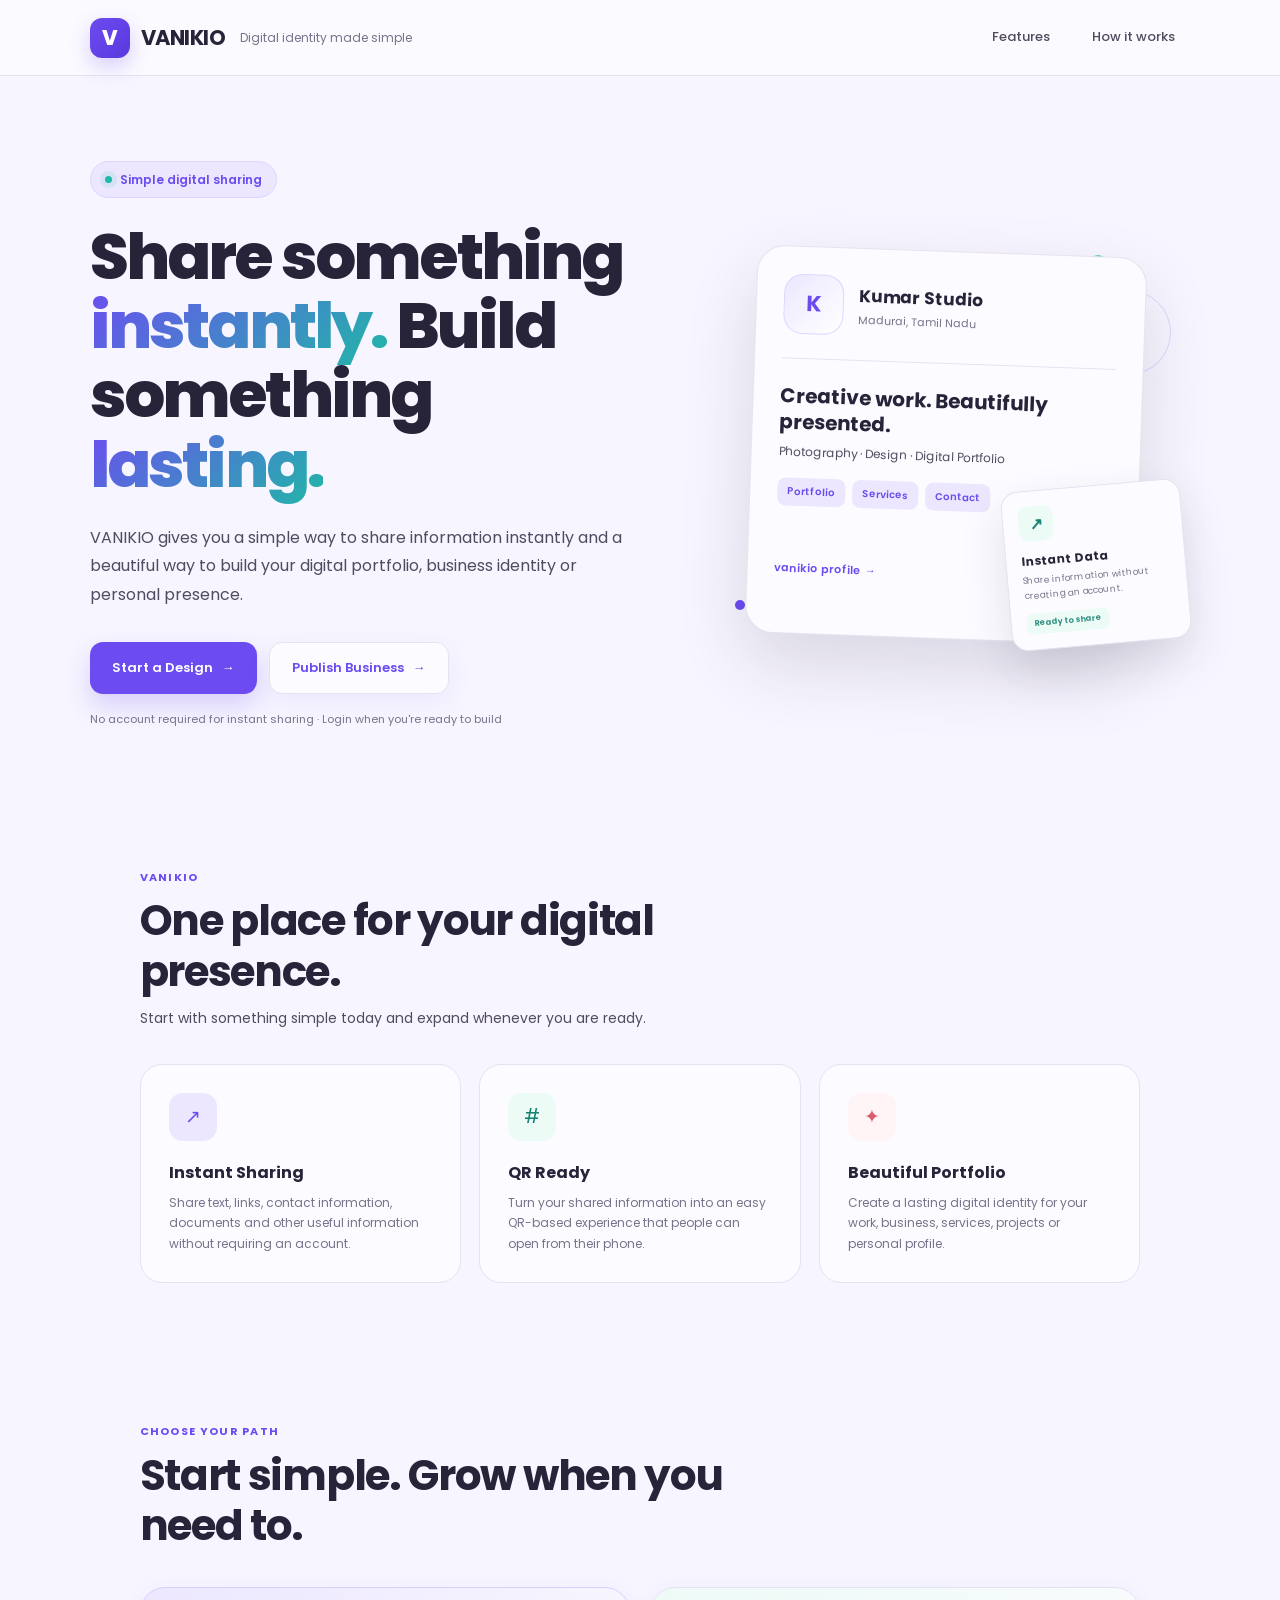
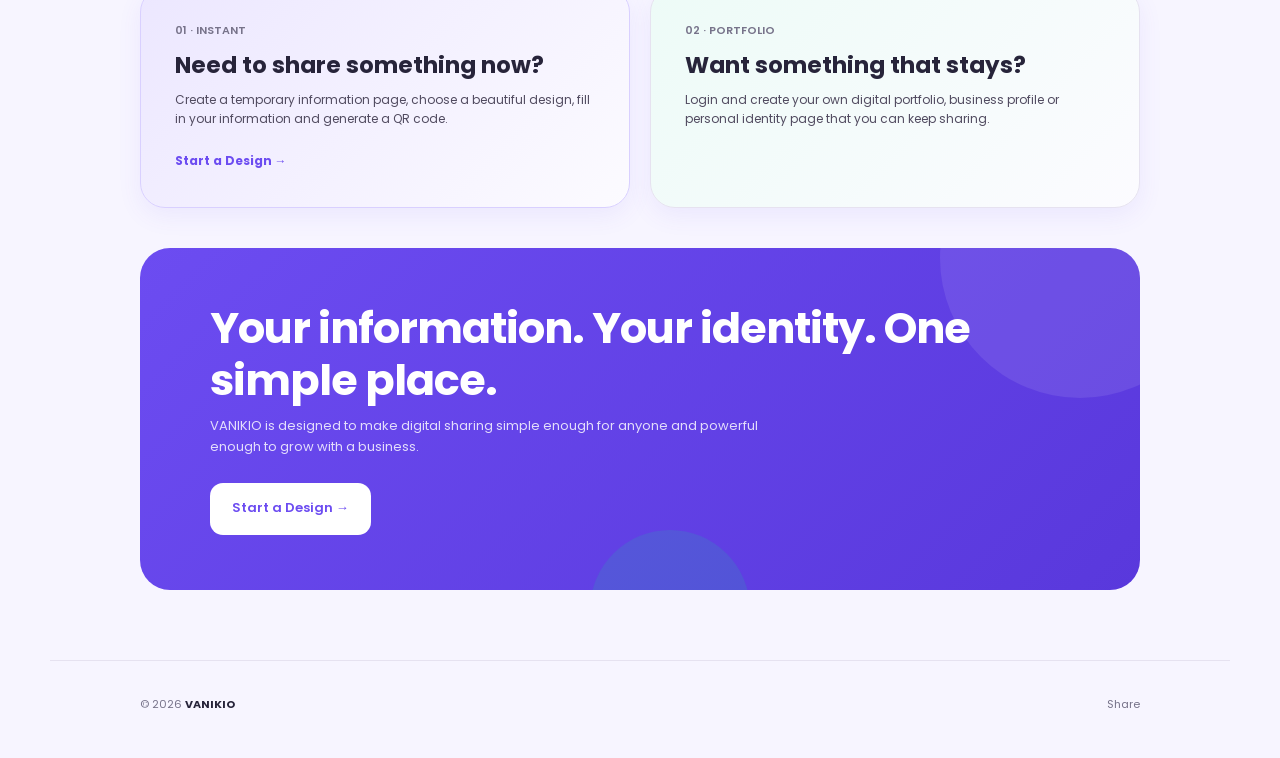
<file: index.html>
<!DOCTYPE html>
<html lang="en">
<head>
    <meta charset="UTF-8">
    <meta name="viewport" content="width=device-width, initial-scale=1.0">

    <title>VANIKIO — Digital Identity Made Simple</title>

    <link rel="preconnect" href="https://fonts.googleapis.com">
    <link rel="preconnect" href="https://fonts.gstatic.com" crossorigin>

    <link
        href="https://fonts.googleapis.com/css2?family=Poppins:wght@400;500;600;700;800&display=swap"
        rel="stylesheet"
    >

    <style>

        :root {
            --bg: #f7f5ff;
            --surface: #fcfbff;

            --primary: #6c4cf1;
            --primary-dark: #5938dc;
            --primary-soft: #ece7ff;

            --secondary: #20b8a6;

            --text: #27243a;
            --text-soft: #514b60;
            --muted: #77738a;
            --muted-light: #9993aa;

            --border: #e6e2f0;

            --danger: #d85c6e;
            --danger-soft: #fff4f6;

            --success: #168271;
            --success-soft: #edfbf7;

            --shadow: 0 20px 60px rgba(108, 76, 241, 0.10);
            --shadow-small: 0 8px 25px rgba(108, 76, 241, 0.08);
        }


        * {
            margin: 0;
            padding: 0;
            box-sizing: border-box;
        }


        html {
            scroll-behavior: smooth;
        }


        body {
            font-family: "Poppins", sans-serif;
            background: var(--bg);
            color: var(--text);
            line-height: 1.6;
            overflow-x: hidden;
        }


        a {
            text-decoration: none;
            color: inherit;
        }


        button {
            font-family: inherit;
        }


        /* =====================================================
           NAVBAR
        ===================================================== */

        .navbar {
            position: sticky;
            top: 0;
            z-index: 1000;

            height: 76px;

            display: flex;
            align-items: center;
            justify-content: space-between;

            padding: 0 7%;

            background: rgba(252, 251, 255, 0.88);

            border-bottom: 1px solid var(--border);

            backdrop-filter: blur(18px);
        }


        .brand {
            display: flex;
            align-items: center;
            gap: 11px;
        }


        .brand-logo {
            width: 40px;
            height: 40px;

            display: flex;
            align-items: center;
            justify-content: center;

            border-radius: 12px;

            background: linear-gradient(
                135deg,
                var(--primary),
                var(--primary-dark)
            );

            color: white;

            font-size: 21px;
            font-weight: 800;

            box-shadow:
                0 8px 20px rgba(108, 76, 241, 0.25);
        }


        .brand-name {
            font-size: 21px;
            font-weight: 700;
            letter-spacing: -0.5px;
        }


        .brand-tag {
            color: var(--muted);
            font-size: 12px;
            margin-left: 4px;
        }


        .nav-right {
            display: flex;
            align-items: center;
            gap: 12px;
        }


        .nav-link {
            color: var(--text-soft);
            font-size: 13px;
            font-weight: 500;

            padding: 9px 15px;

            border-radius: 10px;

            transition: 0.2s ease;
        }


        .nav-link:hover {
            background: var(--primary-soft);
            color: var(--primary);
        }


        /* =====================================================
           HERO
        ===================================================== */

        .hero {
            max-width: 1280px;
            margin: auto;

            min-height: 650px;

            padding: 85px 7% 70px;

            display: grid;

            grid-template-columns:
                1.05fr 0.95fr;

            gap: 70px;

            align-items: center;
        }


        .hero-content {
            position: relative;
            z-index: 2;
        }


        .hero-badge {
            display: inline-flex;
            align-items: center;
            gap: 8px;

            padding: 8px 14px;

            border-radius: 30px;

            background: var(--primary-soft);

            border: 1px solid #ddd5ff;

            color: var(--primary);

            font-size: 12px;
            font-weight: 600;

            margin-bottom: 24px;
        }


        .badge-dot {
            width: 7px;
            height: 7px;

            border-radius: 50%;

            background: var(--secondary);

            box-shadow:
                0 0 0 5px rgba(32, 184, 166, 0.12);
        }


        .hero h1 {
            font-size: clamp(43px, 5vw, 72px);

            line-height: 1.08;

            letter-spacing: -2.8px;

            font-weight: 800;

            max-width: 720px;
        }


        .hero h1 span {
            background: linear-gradient(
                135deg,
                var(--primary),
                var(--secondary)
            );

            -webkit-background-clip: text;
            background-clip: text;

            color: transparent;
        }


        .hero-description {
            max-width: 610px;

            margin-top: 25px;

            font-size: 16px;

            line-height: 1.8;

            color: var(--text-soft);
        }


        /* =====================================================
           HERO ACTIONS
        ===================================================== */

        .hero-actions {
            display: flex;
            flex-wrap: wrap;

            gap: 12px;

            margin-top: 32px;
        }


        .btn {
            height: 52px;

            padding: 0 22px;

            border-radius: 13px;

            display: inline-flex;

            align-items: center;
            justify-content: center;

            gap: 9px;

            font-size: 13px;
            font-weight: 600;

            cursor: pointer;

            transition:
                transform 0.2s ease,
                box-shadow 0.2s ease,
                background 0.2s ease;
        }


        .btn:hover {
            transform: translateY(-2px);
        }


        .btn-primary {
            background: var(--primary);

            color: white;

            box-shadow:
                0 12px 25px rgba(108, 76, 241, 0.22);
        }


        .btn-primary:hover {
            background: var(--primary-dark);

            box-shadow:
                0 16px 30px rgba(108, 76, 241, 0.28);
        }


        /* =====================================================
           LOGIN BUTTON

           KEPT IN HTML.
           HIDDEN VISUALLY.
        ===================================================== */

        .login-button {
            display: none !important;
        }


        .hero-note {
            margin-top: 17px;

            color: var(--muted);

            font-size: 11px;
        }


        /* =====================================================
           HERO VISUAL
        ===================================================== */

        .hero-visual {
            position: relative;

            min-height: 510px;

            display: flex;

            align-items: center;
            justify-content: center;
        }


        .visual-orb {
            position: absolute;

            width: 330px;
            height: 330px;

            border-radius: 50%;

            background:
                radial-gradient(
                    circle at 35% 30%,
                    #ffffff 0,
                    var(--primary-soft) 45%,
                    #ddd5ff 100%
                );
        }


        .visual-orb::after {
            content: "";

            position: absolute;

            width: 150px;
            height: 150px;

            right: -35px;
            bottom: 15px;

            border-radius: 50%;

            background: var(--secondary);

            opacity: 0.14;
        }


        /* =====================================================
           PROFILE CARD
        ===================================================== */

        .profile-card {
            position: relative;
            z-index: 3;

            width: min(390px, 88%);

            padding: 27px;

            background: var(--surface);

            border: 1px solid rgba(230, 226, 240, 0.95);

            border-radius: 28px;

            box-shadow:
                0 30px 70px rgba(39, 36, 58, 0.14);

            transform: rotate(2deg);
        }


        .profile-top {
            display: flex;
            align-items: center;

            gap: 15px;
        }


        .profile-avatar {
            width: 60px;
            height: 60px;

            border-radius: 19px;

            background:
                linear-gradient(
                    135deg,
                    var(--primary-soft),
                    #ffffff
                );

            border: 1px solid #ddd5ff;

            display: flex;

            align-items: center;
            justify-content: center;

            color: var(--primary);

            font-size: 22px;
            font-weight: 700;
        }


        .profile-name {
            font-size: 17px;
            font-weight: 700;
        }


        .profile-location {
            margin-top: 2px;

            color: var(--muted);

            font-size: 11px;
        }


        .profile-line {
            height: 1px;

            background: var(--border);

            margin: 24px 0;
        }


        .profile-heading {
            font-size: 20px;

            font-weight: 700;

            line-height: 1.3;
        }


        .profile-subtitle {
            color: var(--text-soft);

            font-size: 12px;

            margin-top: 7px;
        }


        .profile-tags {
            display: flex;

            gap: 7px;

            flex-wrap: wrap;

            margin-top: 17px;
        }


        .profile-tag {
            padding: 6px 10px;

            border-radius: 8px;

            background: var(--primary-soft);

            color: var(--primary);

            font-size: 10px;

            font-weight: 600;
        }


        .profile-footer {
            display: flex;

            justify-content: space-between;

            align-items: center;

            margin-top: 25px;
        }


        .profile-link {
            font-size: 11px;

            color: var(--primary);

            font-weight: 600;
        }


        /* =====================================================
           QR
        ===================================================== */

        .qr-box {
            width: 75px;
            height: 75px;

            padding: 7px;

            border-radius: 12px;

            background: white;

            border: 1px solid var(--border);

            display: grid;

            grid-template-columns:
                repeat(7, 1fr);

            gap: 2px;
        }


        .qr-box span {
            border-radius: 1px;

            background: var(--text);
        }


        .qr-box span:nth-child(3n),
        .qr-box span:nth-child(5n) {
            background: var(--primary);
        }


        /* =====================================================
           FLOATING SHARE
        ===================================================== */

        .share-floating {
            position: absolute;

            z-index: 5;

            right: 1%;

            bottom: 55px;

            width: 180px;

            padding: 15px;

            background: var(--surface);

            border: 1px solid var(--border);

            border-radius: 17px;

            box-shadow:
                0 20px 45px rgba(39, 36, 58, 0.13);

            transform: rotate(-5deg);
        }


        .share-icon {
            width: 35px;
            height: 35px;

            border-radius: 10px;

            display: flex;

            align-items: center;
            justify-content: center;

            background: var(--success-soft);

            color: var(--success);

            font-weight: 700;
        }


        .share-title {
            font-size: 12px;

            font-weight: 700;

            margin-top: 10px;
        }


        .share-text {
            font-size: 9px;

            color: var(--muted);

            margin-top: 3px;
        }


        .share-status {
            margin-top: 11px;

            display: inline-block;

            padding: 4px 8px;

            border-radius: 7px;

            background: var(--success-soft);

            color: var(--success);

            font-size: 8px;

            font-weight: 600;
        }


        /* =====================================================
           DECORATION
        ===================================================== */

        .decor {
            position: absolute;

            border-radius: 50%;
        }


        .decor-one {
            width: 18px;
            height: 18px;

            top: 65px;
            right: 17%;

            background: var(--secondary);

            opacity: 0.7;
        }


        .decor-two {
            width: 10px;
            height: 10px;

            left: 7%;
            bottom: 90px;

            background: var(--primary);
        }


        .decor-three {
            width: 85px;
            height: 85px;

            right: 4%;
            top: 100px;

            border: 1px solid #dcd4ff;

            background: transparent;
        }


        /* =====================================================
           SECTION
        ===================================================== */

        .section {
            max-width: 1180px;

            margin: auto;

            padding: 70px 7%;
        }


        .section-header {
            max-width: 620px;

            margin-bottom: 35px;
        }


        .section-label {
            color: var(--primary);

            font-size: 11px;

            text-transform: uppercase;

            letter-spacing: 1.3px;

            font-weight: 700;

            margin-bottom: 10px;
        }


        .section-title {
            font-size: clamp(28px, 4vw, 42px);

            line-height: 1.2;

            letter-spacing: -1.3px;

            font-weight: 700;
        }


        .section-description {
            color: var(--text-soft);

            font-size: 14px;

            margin-top: 10px;
        }


        /* =====================================================
           FEATURES
        ===================================================== */

        .features {
            display: grid;

            grid-template-columns:
                repeat(3, 1fr);

            gap: 18px;
        }


        .feature {
            padding: 28px;

            background: var(--surface);

            border: 1px solid var(--border);

            border-radius: 22px;

            transition:
                transform 0.2s ease,
                box-shadow 0.2s ease,
                border-color 0.2s ease;
        }


        .feature:hover {
            transform: translateY(-5px);

            border-color: #d7cdfd;

            box-shadow: var(--shadow);
        }


        .feature-icon {
            width: 48px;
            height: 48px;

            border-radius: 14px;

            display: flex;

            align-items: center;
            justify-content: center;

            background: var(--primary-soft);

            color: var(--primary);

            font-size: 19px;

            margin-bottom: 19px;
        }


        .feature:nth-child(2) .feature-icon {
            background: var(--success-soft);

            color: var(--success);
        }


        .feature:nth-child(3) .feature-icon {
            background: var(--danger-soft);

            color: var(--danger);
        }


        .feature h3 {
            font-size: 16px;

            margin-bottom: 7px;
        }


        .feature p {
            color: var(--muted);

            font-size: 12px;

            line-height: 1.7;
        }


        /* =====================================================
           PATHS
        ===================================================== */

        .paths {
            display: grid;

            grid-template-columns:
                repeat(2, 1fr);

            gap: 20px;
        }


        .path-card {
            position: relative;

            overflow: hidden;

            padding: 34px;

            border-radius: 25px;

            border: 1px solid var(--border);

            background: var(--surface);

            box-shadow: var(--shadow-small);
        }


        .path-card.primary-path {
            background:
                linear-gradient(
                    135deg,
                    var(--primary-soft),
                    var(--surface)
                );

            border-color: #d9d0ff;
        }


        .path-card.secondary-path {
            background:
                linear-gradient(
                    135deg,
                    var(--success-soft),
                    var(--surface)
                );
        }


        .path-number {
            font-size: 11px;

            color: var(--muted);

            font-weight: 600;
        }


        .path-card h3 {
            font-size: 23px;

            line-height: 1.3;

            margin-top: 12px;
        }


        .path-card p {
            color: var(--text-soft);

            font-size: 12px;

            margin-top: 9px;

            max-width: 430px;
        }


        .path-action {
            display: inline-flex;

            margin-top: 23px;

            color: var(--primary);

            font-size: 12px;

            font-weight: 700;

            align-items: center;

            gap: 7px;
        }


        .secondary-path .path-action {
            color: var(--success);
        }


        /* =====================================================
           CTA
        ===================================================== */

        .cta {
            margin-top: 40px;

            padding: 55px 7%;

            border-radius: 30px;

            background:
                linear-gradient(
                    135deg,
                    var(--primary),
                    var(--primary-dark)
                );

            color: white;

            position: relative;

            overflow: hidden;
        }


        .cta::before {
            content: "";

            position: absolute;

            width: 280px;
            height: 280px;

            border-radius: 50%;

            right: -80px;
            top: -130px;

            background:
                rgba(255,255,255,0.09);
        }


        .cta::after {
            content: "";

            position: absolute;

            width: 160px;
            height: 160px;

            border-radius: 50%;

            left: 45%;
            bottom: -100px;

            background:
                rgba(32,184,166,0.18);
        }


        .cta-content {
            position: relative;

            z-index: 2;
        }


        .cta h2 {
            font-size: clamp(28px, 4vw, 43px);

            line-height: 1.2;

            letter-spacing: -1px;
        }


        .cta p {
            max-width: 560px;

            margin-top: 10px;

            font-size: 13px;

            opacity: 0.82;
        }


        .cta .btn {
            margin-top: 25px;

            background: white;

            color: var(--primary);

            box-shadow: none;
        }


        .cta .btn:hover {
            background: var(--primary-soft);
        }


        /* =====================================================
           FOOTER
        ===================================================== */

        footer {
            max-width: 1180px;

            margin: auto;

            padding: 35px 7% 45px;

            display: flex;

            align-items: center;

            justify-content: space-between;

            border-top: 1px solid var(--border);

            color: var(--muted);

            font-size: 11px;
        }


        .footer-brand {
            font-weight: 700;

            color: var(--text);
        }


        .footer-links {
            display: flex;

            gap: 18px;
        }


        .footer-links a:hover {
            color: var(--primary);
        }


        /* =====================================================
           RESPONSIVE
        ===================================================== */

        @media (max-width: 900px) {

            .hero {
                grid-template-columns: 1fr;

                padding-top: 60px;

                gap: 20px;
            }


            .hero-content {
                text-align: center;
            }


            .hero-description {
                margin-left: auto;
                margin-right: auto;
            }


            .hero-actions {
                justify-content: center;
            }


            .hero-note {
                text-align: center;
            }


            .hero-visual {
                min-height: 470px;
            }


            .features {
                grid-template-columns: 1fr;
            }
        }


        @media (max-width: 620px) {

            .navbar {
                height: 68px;

                padding: 0 5%;
            }


            .brand-tag,
            .nav-right .nav-link {
                display: none;
            }


            .hero {
                padding: 55px 5% 40px;
            }


            .hero h1 {
                letter-spacing: -1.8px;
            }


            .hero-description {
                font-size: 14px;
            }


            .hero-actions {
                flex-direction: column;
            }


            .btn {
                width: 100%;
            }


            .hero-visual {
                min-height: 400px;
            }


            .profile-card {
                width: 92%;

                padding: 22px;
            }


            .share-floating {
                right: 0;

                bottom: 25px;

                width: 155px;
            }


            .visual-orb {
                width: 270px;
                height: 270px;
            }


            .section {
                padding: 55px 5%;
            }


            .paths {
                grid-template-columns: 1fr;
            }


            .path-card {
                padding: 27px;
            }


            .cta {
                margin-top: 25px;

                padding: 40px 7%;

                border-radius: 24px;
            }


            footer {
                padding-left: 5%;
                padding-right: 5%;

                flex-direction: column;

                gap: 15px;

                text-align: center;
            }

        }

    </style>
</head>


<body>


    <!-- =====================================================
         NAVBAR
    ===================================================== -->

    <nav class="navbar">

        <a href="#" class="brand">

            <div class="brand-logo">
                V
            </div>

            <div class="brand-name">
                VANIKIO
            </div>

            <span class="brand-tag">
                Digital identity made simple
            </span>

        </a>


        <div class="nav-right">

            <a href="#features" class="nav-link">
                Features
            </a>

            <a href="#paths" class="nav-link">
                How it works
            </a>

        </div>

    </nav>



    <!-- =====================================================
         HERO
    ===================================================== -->

    <main>

        <section class="hero">


            <div class="hero-content">

                <div class="hero-badge">

                    <span class="badge-dot"></span>

                    Simple digital sharing

                </div>


                <h1>

                    Share something
                    <span>instantly.</span>

                    Build something
                    <span>lasting.</span>

                </h1>


                <p class="hero-description">

                    VANIKIO gives you a simple way to share information instantly
                    and a beautiful way to build your digital portfolio,
                    business identity or personal presence.

                </p>


                <div class="hero-actions">

                    <!-- =================================================
                         START DESIGN / INSTANT DATA
                    ================================================= -->

                    <a
                        href="instant-data/upcoming-files.html"
                        class="btn btn-primary"
                    >

                        Start a Design

                        <span>→</span>

                    </a>


                    <!-- =================================================
                         PUBLISH BUSINESS
                    ================================================= -->

                    <a
                        href="publish-business.html"
                        class="btn"
                        style="
                            background: var(--surface);
                            color: var(--primary);
                            border: 1px solid var(--border);
                            box-shadow: var(--shadow-small);
                        "
                    >

                        Publish Business

                        <span>→</span>

                    </a>


                    <!-- =================================================
                         LOGIN BUTTON

                         KEPT IN HTML.
                         HIDDEN VISUALLY.
                    ================================================= -->

                    <a
                        href="login.html"
                        class="btn login-button"
                    >

                        Login to Create Portfolio

                        <span>→</span>

                    </a>

                </div>


                <p class="hero-note">

                    No account required for instant sharing
                    ·
                    Login when you're ready to build

                </p>

            </div>



            <!-- =================================================
                 HERO VISUAL
            ================================================= -->

            <div class="hero-visual">

                <div class="visual-orb"></div>

                <div class="decor decor-one"></div>

                <div class="decor decor-two"></div>

                <div class="decor decor-three"></div>


                <div class="profile-card">

                    <div class="profile-top">

                        <div class="profile-avatar">
                            K
                        </div>

                        <div>

                            <div class="profile-name">
                                Kumar Studio
                            </div>

                            <div class="profile-location">
                                Madurai, Tamil Nadu
                            </div>

                        </div>

                    </div>


                    <div class="profile-line"></div>


                    <div class="profile-heading">

                        Creative work.
                        Beautifully presented.

                    </div>


                    <div class="profile-subtitle">

                        Photography · Design · Digital Portfolio

                    </div>


                    <div class="profile-tags">

                        <span class="profile-tag">
                            Portfolio
                        </span>

                        <span class="profile-tag">
                            Services
                        </span>

                        <span class="profile-tag">
                            Contact
                        </span>

                    </div>


                    <div class="profile-footer">

                        <div class="profile-link">
                            vanikio profile →
                        </div>


                        <div class="qr-box">

                            <span></span><span></span><span></span>
                            <span></span><span></span><span></span>
                            <span></span>

                            <span></span><span></span><span></span>
                            <span></span><span></span><span></span>
                            <span></span>

                            <span></span><span></span><span></span>
                            <span></span><span></span><span></span>
                            <span></span>

                            <span></span><span></span><span></span>
                            <span></span><span></span><span></span>
                            <span></span>

                            <span></span><span></span><span></span>
                            <span></span><span></span><span></span>
                            <span></span>

                            <span></span><span></span><span></span>
                            <span></span><span></span><span></span>
                            <span></span>

                            <span></span><span></span><span></span>
                            <span></span><span></span><span></span>
                            <span></span>

                        </div>

                    </div>

                </div>


                <div class="share-floating">

                    <div class="share-icon">
                        ↗
                    </div>

                    <div class="share-title">
                        Instant Data
                    </div>

                    <div class="share-text">

                        Share information without
                        creating an account.

                    </div>

                    <span class="share-status">

                        Ready to share

                    </span>

                </div>

            </div>

        </section>



        <!-- =====================================================
             FEATURES
        ===================================================== -->

        <section class="section" id="features">

            <div class="section-header">

                <div class="section-label">
                    VANIKIO
                </div>

                <h2 class="section-title">
                    One place for your digital presence.
                </h2>

                <p class="section-description">

                    Start with something simple today and expand
                    whenever you are ready.

                </p>

            </div>


            <div class="features">


                <div class="feature">

                    <div class="feature-icon">
                        ↗
                    </div>

                    <h3>
                        Instant Sharing
                    </h3>

                    <p>

                        Share text, links, contact information,
                        documents and other useful information
                        without requiring an account.

                    </p>

                </div>


                <div class="feature">

                    <div class="feature-icon">
                        #
                    </div>

                    <h3>
                        QR Ready
                    </h3>

                    <p>

                        Turn your shared information into an easy
                        QR-based experience that people can open
                        from their phone.

                    </p>

                </div>


                <div class="feature">

                    <div class="feature-icon">
                        ✦
                    </div>

                    <h3>
                        Beautiful Portfolio
                    </h3>

                    <p>

                        Create a lasting digital identity for your
                        work, business, services, projects or
                        personal profile.

                    </p>

                </div>


            </div>

        </section>



        <!-- =====================================================
             PATHS
        ===================================================== -->

        <section class="section" id="paths">

            <div class="section-header">

                <div class="section-label">
                    Choose your path
                </div>

                <h2 class="section-title">
                    Start simple. Grow when you need to.
                </h2>

            </div>


            <div class="paths">


                <div class="path-card primary-path">

                    <div class="path-number">
                        01 · INSTANT
                    </div>

                    <h3>
                        Need to share something now?
                    </h3>

                    <p>

                        Create a temporary information page,
                        choose a beautiful design, fill in your
                        information and generate a QR code.

                    </p>


                    <a
                        href="instant-data/upcoming-files.html"
                        class="path-action"
                    >

                        Start a Design

                        →

                    </a>

                </div>



                <div class="path-card secondary-path">

                    <div class="path-number">
                        02 · PORTFOLIO
                    </div>

                    <h3>
                        Want something that stays?
                    </h3>

                    <p>

                        Login and create your own digital portfolio,
                        business profile or personal identity page
                        that you can keep sharing.

                    </p>


                    <!-- LOGIN LINK KEPT -->

                    <a
                        href="login.html"
                        class="path-action"
                        style="display:none;"
                    >

                        Login & Create Portfolio

                        →

                    </a>

                </div>


            </div>



            <!-- =================================================
                 CTA
            ================================================= -->

            <div class="cta">

                <div class="cta-content">

                    <h2>

                        Your information.
                        Your identity.
                        One simple place.

                    </h2>

                    <p>

                        VANIKIO is designed to make digital sharing
                        simple enough for anyone and powerful enough
                        to grow with a business.

                    </p>


                    <a
                        href="instant-data/upcoming-files.html"
                        class="btn"
                    >

                        Start a Design

                        →

                    </a>

                </div>

            </div>

        </section>

    </main>



    <!-- =====================================================
         FOOTER
    ===================================================== -->

    <footer>

        <div>

            © 2026

            <span class="footer-brand">
                VANIKIO
            </span>

        </div>


        <div class="footer-links">

            <a href="instant-data/upcoming-files.html">
                Share
            </a>


            <a
                href="login.html"
                style="display:none;"
            >

                Showcase

            </a>


            <a
                href="login.html"
                style="display:none;"
            >

                Connect

            </a>

        </div>

    </footer>


</body>
</html>
</file>
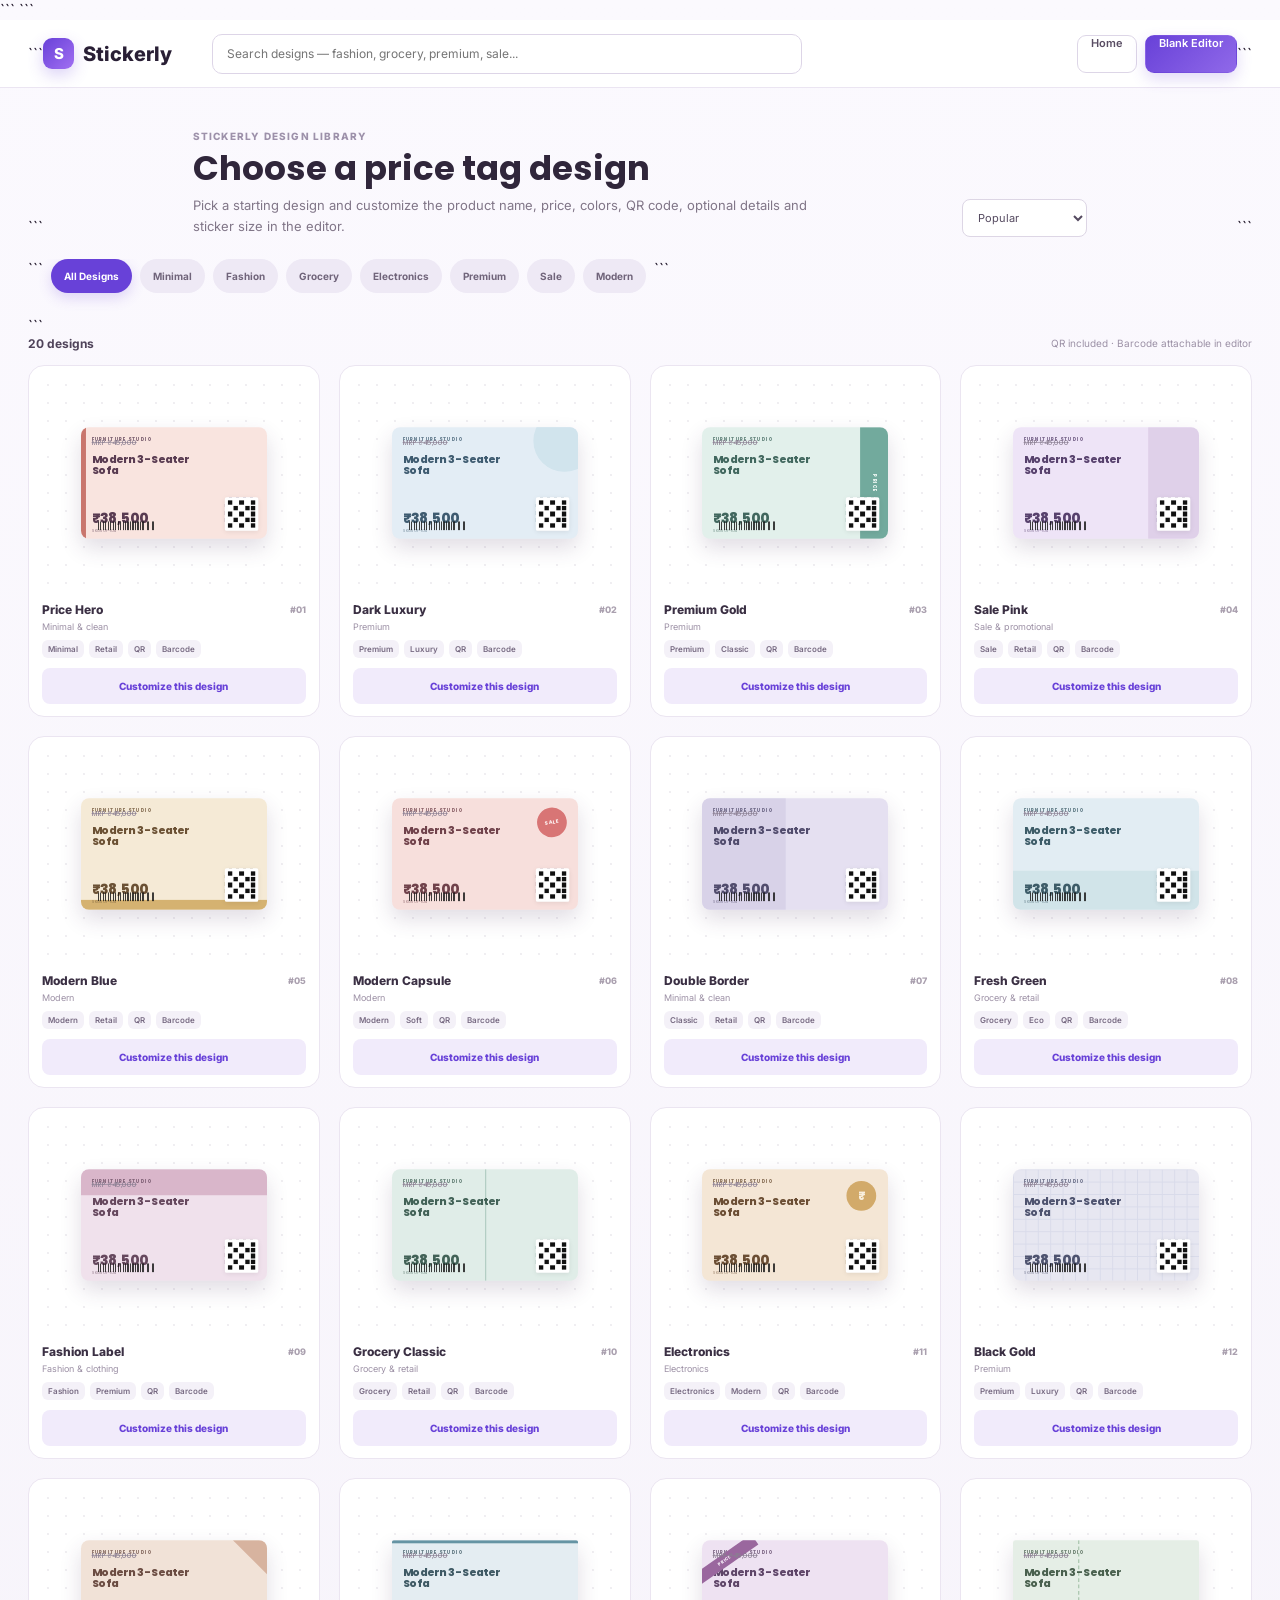
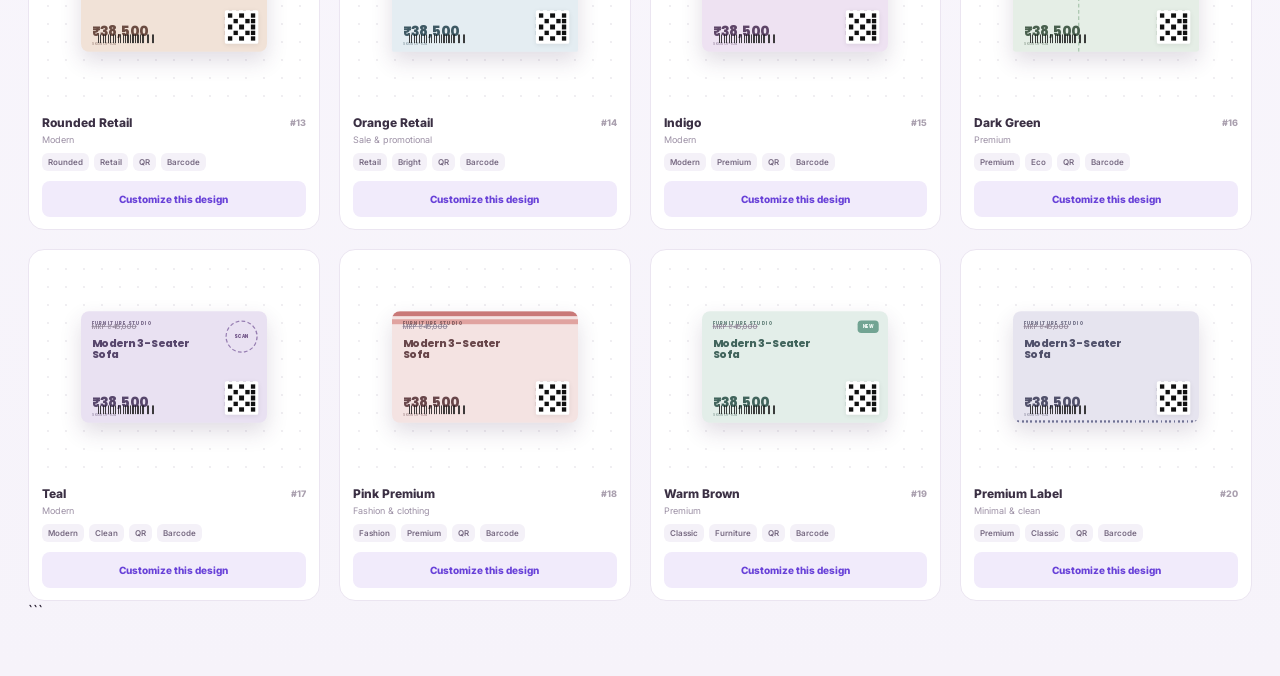
<file: templates.html>
<!DOCTYPE html>

<html lang="en">

<head>

```
<meta charset="UTF-8">

<meta
    name="viewport"
    content="width=device-width, initial-scale=1.0">

<title>Stickerly — Choose Design</title>

<!--
    IMPORTANT:
    Templates now uses the same preview template system
    as the Editor.
-->
<link rel="stylesheet" href="style.css">


<link rel="preconnect" href="https://fonts.googleapis.com">

<link
    rel="preconnect"
    href="https://fonts.gstatic.com"
    crossorigin>


<link
    href="https://fonts.googleapis.com/css2?family=Inter:wght@400;500;600;700;800&family=Lora:wght@400;600;700&family=Nunito:wght@400;600;700&family=Poppins:wght@400;500;600;700;800&display=swap"
    rel="stylesheet">


<style>

/* =====================================================
   RESET
===================================================== */

* {
    box-sizing: border-box;
    margin: 0;
    padding: 0;
}


html {
    scroll-behavior: smooth;
}


body {
    font-family: "Inter", sans-serif;

    background:
        linear-gradient(
            180deg,
            #fbf9fe 0%,
            #f6f3fa 100%
        );

    color: #2d2436;
}


button,
input,
select {
    font-family: inherit;
}


/* =====================================================
   TOPBAR
===================================================== */

.topbar {

    height: 68px;

    background:
        rgba(255,255,255,.94);

    border-bottom:
        1px solid #ebe5f2;

    display: flex;

    align-items: center;

    padding: 0 28px;

    position: sticky;

    top: 0;

    z-index: 100;

    backdrop-filter: blur(12px);

}


.brand {

    text-decoration: none;

    color: #291f35;

    display: flex;

    align-items: center;

    gap: 9px;

    font-size: 20px;

    font-weight: 800;

}


.brand-mark {

    width: 31px;
    height: 31px;

    border-radius: 9px;

    background:
        linear-gradient(
            135deg,
            #6841d8,
            #a16ff2
        );

    color: white;

    display: flex;

    align-items: center;
    justify-content: center;

    font-size: 15px;

    box-shadow:
        0 6px 16px
        rgba(104,65,216,.24);

}


.top-center {

    margin-left: 40px;

    flex: 1;

    max-width: 590px;

    position: relative;

}


.search {

    width: 100%;

    height: 40px;

    border:
        1px solid #ddd5e7;

    border-radius: 10px;

    background: white;

    padding:
        0 14px;

    outline: none;

    font-size: 12px;

    color: #44394e;

}


.search:focus {

    border-color: #8d69db;

    box-shadow:
        0 0 0 3px
        rgba(104,65,216,.08);

}


.top-actions {

    margin-left: auto;

    display: flex;

    gap: 8px;

    align-items: center;

}


.top-btn {

    height: 38px;

    padding: 0 13px;

    border-radius: 9px;

    border:
        1px solid #ddd6e7;

    background: white;

    color: #594d63;

    text-decoration: none;

    font-size: 11px;

    font-weight: 600;

    cursor: pointer;

}


.top-btn.primary {

    background:
        linear-gradient(
            135deg,
            #6841d8,
            #9069e9
        );

    border-color: transparent;

    color: white;

    box-shadow:
        0 6px 15px
        rgba(104,65,216,.20);

}


/* =====================================================
   HERO
===================================================== */

.hero {

    max-width: 1450px;

    margin: auto;

    padding:
        42px 28px 22px;

    display: flex;

    justify-content: space-between;

    gap: 25px;

    align-items: flex-end;

}


.hero-kicker {

    font-size: 10px;

    text-transform: uppercase;

    letter-spacing: 1.2px;

    color: #9d91aa;

    font-weight: 800;

    margin-bottom: 8px;

}


.hero h1 {

    font-family: "Poppins", sans-serif;

    font-size: 34px;

    line-height: 1.1;

    color: #30263b;

    margin-bottom: 8px;

}


.hero p {

    color: #817688;

    max-width: 620px;

    font-size: 13px;

    line-height: 1.6;

}


.hero-right {

    display: flex;

    gap: 8px;

    align-items: center;

}


.sort {

    height: 38px;

    padding:
        0 11px;

    border:
        1px solid #ddd6e5;

    border-radius: 8px;

    background: white;

    outline: none;

    color: #554a60;

    font-size: 11px;

}


/* =====================================================
   CATEGORY BAR
===================================================== */

.category-bar {

    max-width: 1450px;

    margin: auto;

    padding:
        0 28px 23px;

    display: flex;

    gap: 8px;

    overflow-x: auto;

    scrollbar-width: none;

}


.category-bar::-webkit-scrollbar {
    display: none;
}


.category {

    flex-shrink: 0;

    border: none;

    background: #eee9f5;

    color: #70647a;

    height: 34px;

    padding:
        0 13px;

    border-radius: 20px;

    font-size: 10px;

    font-weight: 700;

    cursor: pointer;

}


.category:hover {

    background:
        #e5dcf2;

}


.category.active {

    background:
        #6841d8;

    color: white;

    box-shadow:
        0 5px 14px
        rgba(104,65,216,.20);

}


/* =====================================================
   PAGE CONTENT
===================================================== */

.content {

    max-width: 1450px;

    margin: auto;

    padding:
        0 28px 55px;

}


.result-line {

    display: flex;

    justify-content: space-between;

    align-items: center;

    margin-bottom: 14px;

}


.result-line strong {

    font-size: 12px;

    color: #4f435a;

}


.result-line span {

    font-size: 10px;

    color: #9c91a6;

}


/* =====================================================
   DESIGN GRID
===================================================== */

.design-grid {

    display: grid;

    grid-template-columns:
        repeat(
            auto-fill,
            minmax(265px, 1fr)
        );

    gap: 19px;

}


/* =====================================================
   CARD
===================================================== */

.design-card {

    background: white;

    border:
        1px solid #ebe5f1;

    border-radius: 16px;

    padding: 10px;

    transition:
        transform .18s ease,
        box-shadow .18s ease,
        border-color .18s ease;

    cursor: pointer;

}


.design-card:hover {

    transform:
        translateY(-4px);

    border-color:
        #c8b7e9;

    box-shadow:
        0 15px 34px
        rgba(53,35,70,.09);

}


/* =====================================================
   PREVIEW AREA
===================================================== */

.preview-area {

    height: 215px;

    border-radius: 11px;

    background:
        radial-gradient(
            circle,
            rgba(107,91,124,.10) 1px,
            transparent 1px
        );

    background-size: 18px 18px;

    display: flex;

    justify-content: center;

    align-items: center;

    overflow: hidden;

    position: relative;

}


/*
 * The actual preview is now the same
 * preview-label / preview-template system
 * used by Stickerly's shared stylesheet.
 */
.preview-area .preview-label {

    flex-shrink: 0;

    transform:
        scale(.62);

    transform-origin:
        center center;

}


/* =====================================================
   PREVIEW CONTENT
===================================================== */

.preview-area .preview-business {

    font-family:
        "Poppins",
        sans-serif;

}


.preview-area .preview-product {

    font-family:
        "Poppins",
        sans-serif;

}


.preview-area .preview-price {

    font-family:
        "Poppins",
        sans-serif;

}


.preview-area .preview-sku {

    font-family:
        "Poppins",
        sans-serif;

}


/*
 * MRP is included for visual completeness.
 * The Editor remains the source of the actual
 * editable value.
 */
.preview-area .preview-mrp {

    position: absolute;

    font-family:
        "Poppins",
        sans-serif;

    font-size: 11px;

    color: #8a7e91;

    text-decoration:
        line-through;

    z-index: 10;

}


/*
 * Gallery QR visual.
 */
.preview-area .preview-qr {

    z-index: 20;

}


.preview-area .qr-preview {

    width: 54px;

    height: 54px;

    background: white;

    border-radius: 3px;

    display: grid;

    grid-template-columns:
        repeat(5, 1fr);

    grid-template-rows:
        repeat(5, 1fr);

    gap: 2px;

    padding: 5px;

    box-shadow:
        0 2px 8px
        rgba(0,0,0,.08);

}


.preview-area .qr-preview i {

    background:
        #111;

    display: block;

}


.preview-area .qr-preview i:nth-child(2n) {

    background:
        transparent;

}


.preview-area .qr-preview i:nth-child(5n) {

    background:
        #111;

}


/* =====================================================
   BARCODE PREVIEW
===================================================== */

.preview-area .barcode-preview {

    position: absolute;

    left: 9%;

    bottom: 8%;

    width: 31%;

    height: 14px;

    background:
        repeating-linear-gradient(
            90deg,
            #151515 0 2px,
            transparent 2px 4px,
            #151515 4px 5px,
            transparent 5px 8px
        );

    opacity: .82;

    z-index: 15;

}


/* =====================================================
   CARD INFO
===================================================== */

.card-info {

    padding:
        11px 3px 2px;

}


.card-top {

    display: flex;

    justify-content:
        space-between;

    align-items: center;

    gap: 10px;

}


.card-name {

    font-size: 12px;

    font-weight: 800;

    color: #3b3044;

}


.number {

    font-size: 9px;

    font-weight: 800;

    color: #aaa0af;

}


.card-meta {

    margin-top: 4px;

    font-size: 9px;

    color: #9c90a5;

}


.card-features {

    margin-top: 8px;

    display: flex;

    gap: 5px;

    flex-wrap: wrap;

}


.feature {

    padding:
        4px 6px;

    border-radius: 6px;

    background:
        #f4f1f8;

    color:
        #786b83;

    font-size: 8px;

    font-weight: 600;

}


.use-button {

    width: 100%;

    height: 36px;

    margin-top: 10px;

    border: none;

    border-radius: 8px;

    background:
        #f1ebfb;

    color:
        #6841d8;

    font-size: 10px;

    font-weight: 800;

    cursor: pointer;

}


.design-card:hover .use-button {

    background:
        #6841d8;

    color: white;

}


/* =====================================================
   EMPTY
===================================================== */

.empty-state {

    display: none;

    padding: 80px 20px;

    text-align: center;

    color: #8e8298;

    font-size: 13px;

}


/* =====================================================
   RESPONSIVE
===================================================== */

@media (max-width: 900px) {

    .topbar {

        padding: 0 15px;

    }


    .top-center {

        margin-left: 15px;

    }


    .top-actions {

        display: none;

    }


    .hero {

        padding:
            28px 18px 18px;

        align-items: flex-start;

        flex-direction: column;

    }


    .hero h1 {

        font-size: 28px;

    }


    .category-bar {

        padding-left: 18px;
        padding-right: 18px;

    }


    .content {

        padding:
            0 18px 40px;

    }

}


@media (max-width: 600px) {

    .brand span:last-child {

        display: none;

    }


    .top-center {

        margin-left: 12px;

    }


    .design-grid {

        grid-template-columns:
            repeat(
                2,
                minmax(0, 1fr)
            );

        gap: 12px;

    }


    .preview-area {

        height: 175px;

    }


    .preview-area .preview-label {

        transform:
            scale(.50);

    }

}


@media (max-width: 430px) {

    .design-grid {

        grid-template-columns: 1fr;

    }


    .preview-area .preview-label {

        transform:
            scale(.62);

    }


    .preview-area {

        height: 215px;

    }

}

</style>
```

</head>

<body>

<!-- =====================================================
     TOPBAR
===================================================== -->

<header class="topbar">

```
<a
    href="index.html"
    class="brand">


    <span
        class="brand-mark">

        S

    </span>


    <span>
        Stickerly
    </span>


</a>


<div class="top-center">

    <input
        id="searchInput"
        class="search"
        type="search"
        placeholder="Search designs — fashion, grocery, premium, sale..."
        autocomplete="off">

</div>


<div class="top-actions">

    <a
        href="index.html"
        class="top-btn">

        Home

    </a>


    <a
        href="editor.html?design=01"
        class="top-btn primary">

        Blank Editor

    </a>

</div>
```

</header>

<!-- =====================================================
     HERO
===================================================== -->

<section class="hero">

```
<div>

    <div class="hero-kicker">
        STICKERLY DESIGN LIBRARY
    </div>


    <h1>
        Choose a price tag design
    </h1>


    <p>

        Pick a starting design and customize
        the product name, price, colors, QR code,
        optional details and sticker size in the editor.

    </p>

</div>


<div class="hero-right">

    <select
        id="sortSelect"
        class="sort">

        <option value="default">
            Popular
        </option>

        <option value="az">
            A–Z
        </option>

        <option value="number">
            Design number
        </option>

    </select>

</div>
```

</section>

<!-- =====================================================
     CATEGORIES
===================================================== -->

<div class="category-bar">

```
<button
    class="category active"
    data-category="all">

    All Designs

</button>


<button
    class="category"
    data-category="minimal">

    Minimal

</button>


<button
    class="category"
    data-category="fashion">

    Fashion

</button>


<button
    class="category"
    data-category="grocery">

    Grocery

</button>


<button
    class="category"
    data-category="electronics">

    Electronics

</button>


<button
    class="category"
    data-category="premium">

    Premium

</button>


<button
    class="category"
    data-category="sale">

    Sale

</button>


<button
    class="category"
    data-category="modern">

    Modern

</button>
```

</div>

<!-- =====================================================
     CONTENT
===================================================== -->

<main class="content">

```
<div class="result-line">

    <strong id="resultCount">
        20 designs
    </strong>


    <span>
        QR included · Barcode attachable in editor
    </span>

</div>


<div
    id="designGrid"
    class="design-grid">
</div>


<div
    id="emptyState"
    class="empty-state">

    No matching designs found.

</div>
```

</main>

<script>

/* =========================================================
   SAMPLE DATA
========================================================= */

const sample = {

    store:
        "FURNITURE STUDIO",

    product:
        "Modern 3-Seater Sofa",

    mrp:
        "MRP ₹45,000",

    price:
        "₹38,500",

    sku:
        "SOF-104"

};


/* =========================================================
   DESIGN DATA
========================================================= */

const designs = [

    {
        id: "01",
        name: "Price Hero",
        category: "minimal",
        tags: ["Minimal", "Retail"]
    },

    {
        id: "02",
        name: "Dark Luxury",
        category: "premium",
        tags: ["Premium", "Luxury"]
    },

    {
        id: "03",
        name: "Premium Gold",
        category: "premium",
        tags: ["Premium", "Classic"]
    },

    {
        id: "04",
        name: "Sale Pink",
        category: "sale",
        tags: ["Sale", "Retail"]
    },

    {
        id: "05",
        name: "Modern Blue",
        category: "modern",
        tags: ["Modern", "Retail"]
    },

    {
        id: "06",
        name: "Modern Capsule",
        category: "modern",
        tags: ["Modern", "Soft"]
    },

    {
        id: "07",
        name: "Double Border",
        category: "minimal",
        tags: ["Classic", "Retail"]
    },

    {
        id: "08",
        name: "Fresh Green",
        category: "grocery",
        tags: ["Grocery", "Eco"]
    },

    {
        id: "09",
        name: "Fashion Label",
        category: "fashion",
        tags: ["Fashion", "Premium"]
    },

    {
        id: "10",
        name: "Grocery Classic",
        category: "grocery",
        tags: ["Grocery", "Retail"]
    },

    {
        id: "11",
        name: "Electronics",
        category: "electronics",
        tags: ["Electronics", "Modern"]
    },

    {
        id: "12",
        name: "Black Gold",
        category: "premium",
        tags: ["Premium", "Luxury"]
    },

    {
        id: "13",
        name: "Rounded Retail",
        category: "modern",
        tags: ["Rounded", "Retail"]
    },

    {
        id: "14",
        name: "Orange Retail",
        category: "sale",
        tags: ["Retail", "Bright"]
    },

    {
        id: "15",
        name: "Indigo",
        category: "modern",
        tags: ["Modern", "Premium"]
    },

    {
        id: "16",
        name: "Dark Green",
        category: "premium",
        tags: ["Premium", "Eco"]
    },

    {
        id: "17",
        name: "Teal",
        category: "modern",
        tags: ["Modern", "Clean"]
    },

    {
        id: "18",
        name: "Pink Premium",
        category: "fashion",
        tags: ["Fashion", "Premium"]
    },

    {
        id: "19",
        name: "Warm Brown",
        category: "premium",
        tags: ["Classic", "Furniture"]
    },

    {
        id: "20",
        name: "Premium Label",
        category: "minimal",
        tags: ["Premium", "Classic"]
    }

];


/* =========================================================
   QR-STYLE PREVIEW
========================================================= */

function qrPreview() {

    return `

        <div class="qr-preview">

            <i></i>
            <i></i>
            <i></i>
            <i></i>
            <i></i>

            <i></i>
            <i></i>
            <i></i>
            <i></i>
            <i></i>

            <i></i>
            <i></i>
            <i></i>
            <i></i>
            <i></i>

            <i></i>
            <i></i>
            <i></i>
            <i></i>
            <i></i>

            <i></i>
            <i></i>
            <i></i>
            <i></i>
            <i></i>

        </div>

    `;

}


/* =========================================================
   SHARED TEMPLATE PREVIEW
========================================================= */

/*
 * IMPORTANT
 *
 * This no longer uses:
 *
 *     .tag.t01
 *     .tag.t02
 *     .tag.t03
 *
 * Those were separate manually-created designs.
 *
 * Templates now use:
 *
 *     .preview-label.preview-template-01
 *     .preview-label.preview-template-02
 *     .preview-label.preview-template-03
 *
 * These classes already exist in style.css and represent
 * the same template design system used by the Editor.
 */

function previewHTML(
    design
) {

    return `

        <div
            class="
                preview-label
                preview-template-${design.id}
            ">


            <!-- BUSINESS -->

            <div class="preview-business">

                ${sample.store}

            </div>


            <!-- PRODUCT -->

            <div class="preview-product">

                ${sample.product}

            </div>


            <!-- MRP -->

            <div class="preview-mrp">

                ${sample.mrp}

            </div>


            <!-- PRICE -->

            <div class="preview-price">

                ${sample.price}

            </div>


            <!-- SKU -->

            <div class="preview-sku">

                SKU ${sample.sku}

            </div>


            <!-- QR -->

            <div class="preview-qr">

                ${qrPreview()}

            </div>


            <!--
                Barcode is only a gallery visual.
                The real barcode is handled by the Editor.
            -->

            <div class="barcode-preview"></div>

        </div>

    `;

}


/* =========================================================
   RENDER
========================================================= */

const grid =
    document.getElementById(
        "designGrid"
    );


const emptyState =
    document.getElementById(
        "emptyState"
    );


const resultCount =
    document.getElementById(
        "resultCount"
    );


let currentCategory =
    "all";


let currentSearch =
    "";


let currentSort =
    "default";


function render() {

    let list =
        [...designs];


    /* =====================================================
       CATEGORY
    ===================================================== */

    if (
        currentCategory !==
        "all"
    ) {

        list =
            list.filter(
                design =>
                    design.category ===
                    currentCategory
            );

    }


    /* =====================================================
       SEARCH
    ===================================================== */

    if (
        currentSearch
    ) {

        const query =
            currentSearch
                .toLowerCase()
                .trim();


        list =
            list.filter(
                design => {

                    return (

                        design.name
                            .toLowerCase()
                            .includes(
                                query
                            )

                        ||

                        design.category
                            .toLowerCase()
                            .includes(
                                query
                            )

                        ||

                        design.tags.some(
                            tag =>
                                tag
                                    .toLowerCase()
                                    .includes(
                                        query
                                    )
                        )

                        ||

                        design.id
                            .includes(
                                query
                            )

                    );

                }
            );

    }


    /* =====================================================
       SORT
    ===================================================== */

    if (
        currentSort ===
        "az"
    ) {

        list.sort(
            (a, b) =>
                a.name.localeCompare(
                    b.name
                )
        );

    }


    if (
        currentSort ===
        "number"
    ) {

        list.sort(
            (a, b) =>
                Number(a.id) -
                Number(b.id)
        );

    }


    /* =====================================================
       DISPLAY
    ===================================================== */

    grid.innerHTML = "";


    resultCount.textContent =
        list.length +
        (
            list.length === 1
                ? " design"
                : " designs"
        );


    if (
        list.length === 0
    ) {

        emptyState.style.display =
            "block";

        return;

    }


    emptyState.style.display =
        "none";


    list.forEach(
        design => {

            const card =
                document.createElement(
                    "article"
                );


            card.className =
                "design-card";


            card.innerHTML = `

                <div class="preview-area">

                    ${previewHTML(
                        design
                    )}

                </div>


                <div class="card-info">

                    <div class="card-top">

                        <div class="card-name">

                            ${design.name}

                        </div>


                        <div class="number">

                            #${design.id}

                        </div>

                    </div>


                    <div class="card-meta">

                        ${
                            categoryName(
                                design.category
                            )
                        }

                    </div>


                    <div class="card-features">

                        ${design.tags.map(
                            tag =>
                                `<span class="feature">
                                    ${tag}
                                </span>`
                        ).join("")}


                        <span class="feature">
                            QR
                        </span>


                        <span class="feature">
                            Barcode
                        </span>

                    </div>


                    <button
                        class="use-button"
                        type="button">

                        Customize this design

                    </button>

                </div>

            `;


            card.addEventListener(
                "click",
                function() {

                    openEditor(
                        design.id
                    );

                }
            );


            grid.appendChild(
                card
            );

        }
    );

}


/* =========================================================
   CATEGORY NAME
========================================================= */

function categoryName(
    category
) {

    const names = {

        minimal:
            "Minimal & clean",

        fashion:
            "Fashion & clothing",

        grocery:
            "Grocery & retail",

        electronics:
            "Electronics",

        premium:
            "Premium",

        sale:
            "Sale & promotional",

        modern:
            "Modern"

    };


    return (
        names[category] ||
        "Retail"
    );

}


/* =========================================================
   OPEN EDITOR
========================================================= */

function openEditor(
    id
) {

    window.location.href =
        "editor.html?design=" +
        encodeURIComponent(id);

}


/* =========================================================
   SEARCH
========================================================= */

document
    .getElementById(
        "searchInput"
    )
    .addEventListener(
        "input",
        function() {

            currentSearch =
                this.value;

            render();

        }
    );


/* =========================================================
   SORT
========================================================= */

document
    .getElementById(
        "sortSelect"
    )
    .addEventListener(
        "change",
        function() {

            currentSort =
                this.value;

            render();

        }
    );


/* =========================================================
   CATEGORY
========================================================= */

document
    .querySelectorAll(
        ".category"
    )
    .forEach(
        button => {

            button.addEventListener(
                "click",
                function() {

                    document
                        .querySelectorAll(
                            ".category"
                        )
                        .forEach(
                            item =>
                                item.classList
                                    .remove(
                                        "active"
                                    )
                        );


                    this.classList.add(
                        "active"
                    );


                    currentCategory =
                        this.dataset.category;


                    render();

                }
            );

        }
    );


/* =========================================================
   INITIAL
========================================================= */

render();

</script>

</body>

</html>
</file>
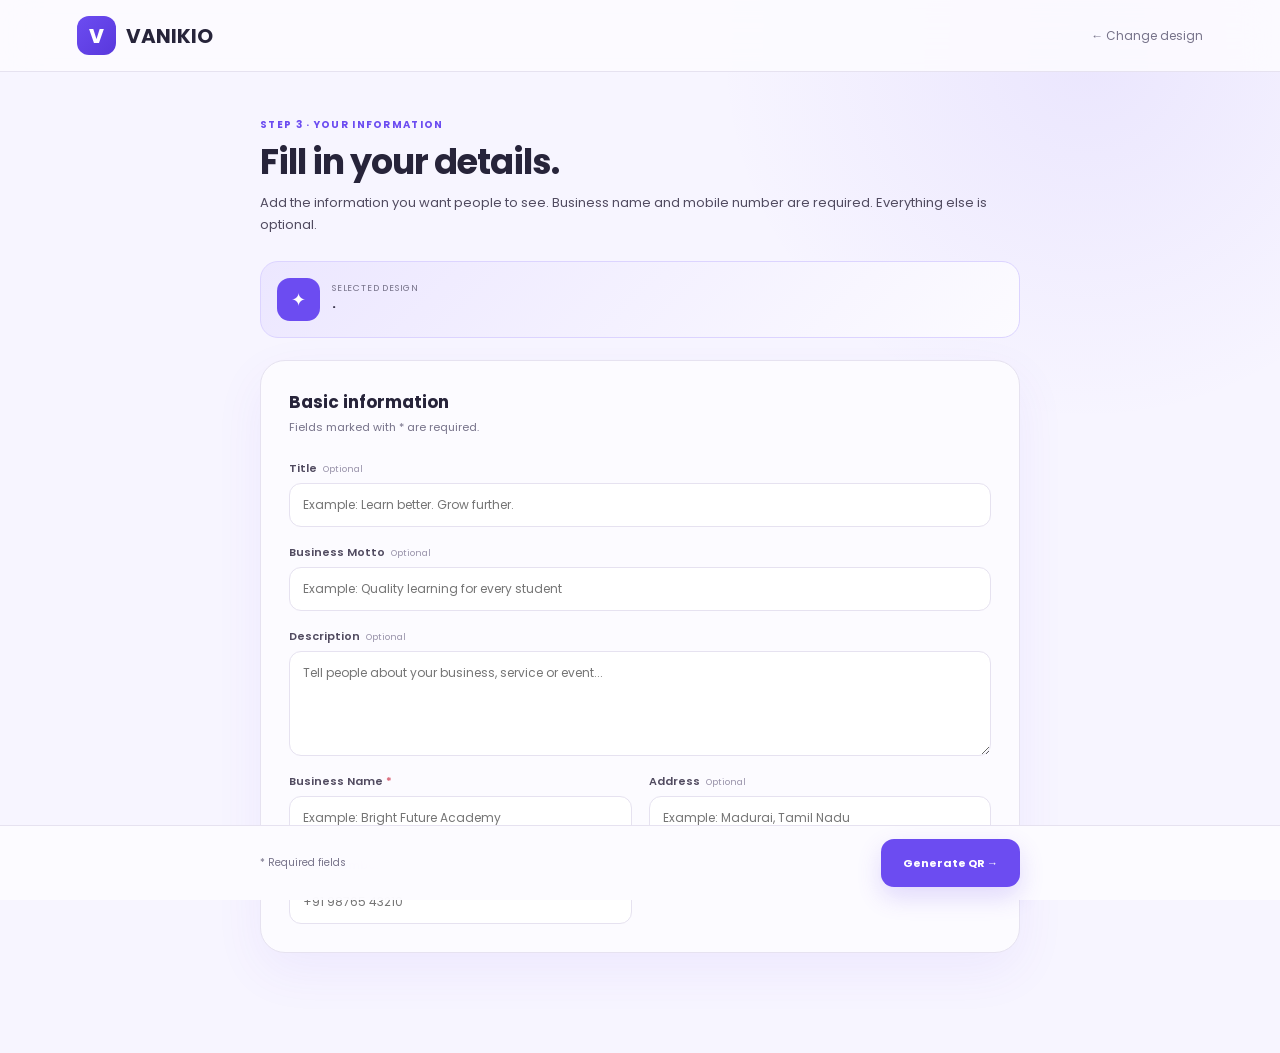
<file: instant-data/fill-data.html>
<!DOCTYPE html>
<html lang="en">

<head>

    <meta charset="UTF-8">

    <meta
        name="viewport"
        content="width=device-width, initial-scale=1.0"
    >

    <title>VANIKIO — Fill Your Data</title>

    <link rel="preconnect" href="https://fonts.googleapis.com">

    <link
        href="https://fonts.googleapis.com/css2?family=Poppins:wght@400;500;600;700;800&display=swap"
        rel="stylesheet"
    >

    <style>

        :root {
            --bg: #f7f5ff;
            --surface: #fcfbff;

            --primary: #6c4cf1;
            --primary-dark: #5938dc;
            --primary-soft: #ece7ff;

            --secondary: #20b8a6;

            --text: #27243a;
            --text-soft: #514b60;
            --muted: #77738a;
            --muted-light: #9993aa;

            --border: #e6e2f0;

            --danger: #d85c6e;
            --danger-soft: #fff4f6;

            --success: #168271;
            --success-soft: #edfbf7;
        }


        * {
            box-sizing: border-box;
            margin: 0;
            padding: 0;
        }


        body {
            font-family: Poppins, sans-serif;

            background:
                radial-gradient(
                    circle at 85% 5%,
                    rgba(108, 76, 241, .09),
                    transparent 25%
                ),
                var(--bg);

            color: var(--text);

            min-height: 100vh;

            padding-bottom: 100px;
        }


        /* HEADER */

        .header {
            height: 72px;

            position: sticky;
            top: 0;

            z-index: 20;

            background:
                rgba(252, 251, 255, .9);

            backdrop-filter: blur(18px);

            border-bottom: 1px solid var(--border);

            display: flex;

            align-items: center;

            justify-content: space-between;

            padding: 0 6%;
        }


        .brand {
            display: flex;

            align-items: center;

            gap: 10px;

            text-decoration: none;

            color: var(--text);
        }


        .logo {
            width: 39px;
            height: 39px;

            border-radius: 12px;

            background:
                linear-gradient(
                    135deg,
                    var(--primary),
                    var(--primary-dark)
                );

            color: white;

            display: flex;

            align-items: center;
            justify-content: center;

            font-weight: 800;

            font-size: 20px;
        }


        .brand-name {
            font-weight: 700;

            font-size: 20px;
        }


        .back {
            font-size: 12px;

            color: var(--muted);

            cursor: pointer;

            transition: .2s ease;
        }


        .back:hover {
            color: var(--primary);
        }


        /* PAGE */

        .page {
            width: min(760px, 92%);

            margin: auto;

            padding-top: 45px;
        }


        .intro {
            margin-bottom: 25px;
        }


        .eyebrow {
            color: var(--primary);

            text-transform: uppercase;

            letter-spacing: 1.3px;

            font-size: 10px;

            font-weight: 700;

            margin-bottom: 8px;
        }


        h1 {
            font-size: 35px;

            line-height: 1.2;

            letter-spacing: -1px;
        }


        .intro p {
            margin-top: 9px;

            color: var(--text-soft);

            font-size: 13px;

            line-height: 1.7;
        }


        /* SELECTED DESIGN */

        .design-chip {
            display: flex;

            align-items: center;

            gap: 12px;

            background:
                linear-gradient(
                    135deg,
                    var(--primary-soft),
                    var(--surface)
                );

            border: 1px solid #dcd4ff;

            border-radius: 18px;

            padding: 16px;

            margin-bottom: 22px;
        }


        .chip-icon {
            width: 43px;
            height: 43px;

            border-radius: 13px;

            background: var(--primary);

            color: white;

            display: flex;

            align-items: center;
            justify-content: center;

            font-size: 18px;
        }


        .chip-label {
            color: var(--muted);

            font-size: 9px;

            text-transform: uppercase;

            letter-spacing: .8px;
        }


        .chip-title {
            font-size: 13px;

            font-weight: 700;

            margin-top: 2px;
        }


        /* FORM */

        .form-card {
            background: var(--surface);

            border: 1px solid var(--border);

            border-radius: 25px;

            padding: 28px;

            box-shadow:
                0 18px 50px rgba(108, 76, 241, .07);
        }


        .form-title {
            font-size: 17px;

            font-weight: 700;

            margin-bottom: 4px;
        }


        .form-description {
            color: var(--muted);

            font-size: 11px;

            margin-bottom: 24px;
        }


        .fields {
            display: grid;

            grid-template-columns:
                repeat(2, 1fr);

            gap: 17px;
        }


        .field {
            display: flex;

            flex-direction: column;

            gap: 6px;
        }


        .field.full {
            grid-column: 1 / -1;
        }


        label {
            font-size: 11px;

            font-weight: 600;

            color: var(--text-soft);
        }


        label span {
            color: var(--danger);
        }


        input,
        textarea {
            width: 100%;

            border: 1px solid var(--border);

            background: #ffffff;

            border-radius: 12px;

            padding: 12px 13px;

            outline: none;

            color: var(--text);

            font-family: inherit;

            font-size: 12px;

            transition: .2s ease;
        }


        textarea {
            min-height: 105px;

            resize: vertical;
        }


        input:focus,
        textarea:focus {
            border-color: var(--primary);

            box-shadow:
                0 0 0 4px rgba(108, 76, 241, .08);
        }


        input:required {
            background: #ffffff;
        }


        .optional {
            color: var(--muted-light);

            font-size: 9px;

            font-weight: 400;

            margin-left: 3px;
        }


        .hint {
            color: var(--muted);

            font-size: 9px;

            line-height: 1.5;
        }


        /* BOTTOM */

        .bottom {
            position: fixed;

            left: 0;
            right: 0;
            bottom: 0;

            z-index: 30;

            padding: 13px 6%;

            background:
                rgba(252, 251, 255, .95);

            backdrop-filter: blur(18px);

            border-top: 1px solid var(--border);
        }


        .bottom-inner {
            width: min(760px, 92%);

            margin: auto;

            display: flex;

            justify-content: space-between;

            align-items: center;

            gap: 15px;
        }


        .required-note {
            color: var(--muted);

            font-size: 10px;
        }


        .generate {
            height: 48px;

            padding: 0 22px;

            border: none;

            border-radius: 13px;

            background: var(--primary);

            color: white;

            font-family: inherit;

            font-weight: 700;

            font-size: 11px;

            cursor: pointer;

            transition: .2s ease;

            box-shadow:
                0 10px 25px rgba(108, 76, 241, .2);
        }


        .generate:hover {
            background: var(--primary-dark);

            transform: translateY(-2px);
        }


        /* MOBILE */

        @media(max-width:600px) {

            .page {
                padding-top: 30px;
            }


            h1 {
                font-size: 29px;
            }


            .form-card {
                padding: 21px;
            }


            .fields {
                grid-template-columns: 1fr;
            }


            .field.full {
                grid-column: auto;
            }


            .bottom-inner {
                width: 90%;
            }


            .required-note {
                display: none;
            }


            .generate {
                width: 100%;
            }

        }

    </style>

</head>


<body>


<header class="header">

    <a
        href="upcoming-files.html"
        class="brand"
    >

        <div class="logo">
            V
        </div>

        <div class="brand-name">
            VANIKIO
        </div>

    </a>


    <div
        class="back"
        onclick="history.back()"
    >
        ← Change design
    </div>

</header>



<main class="page">


    <section class="intro">

        <div class="eyebrow">
            Step 3 · Your information
        </div>

        <h1>
            Fill in your details.
        </h1>

        <p>
            Add the information you want people to see.
            Business name and mobile number are required.
            Everything else is optional.
        </p>

    </section>



    <!-- SELECTED DESIGN -->

    <div class="design-chip">

        <div class="chip-icon">
            ✦
        </div>

        <div>

            <div class="chip-label">
                Selected design
            </div>

            <div
                class="chip-title"
                id="selectedDesign"
            >
                Loading...
            </div>

        </div>

    </div>



    <!-- FORM -->

    <div class="form-card">

        <div class="form-title">
            Basic information
        </div>

        <div class="form-description">
            Fields marked with * are required.
        </div>


        <div class="fields">


            <!-- TITLE -->

            <div class="field full">

                <label for="title">
                    Title
                    <span class="optional">
                        Optional
                    </span>
                </label>

                <input
                    type="text"
                    id="title"
                    placeholder="Example: Learn better. Grow further."
                >

            </div>



            <!-- BUSINESS MOTTO -->

            <div class="field full">

                <label for="motto">
                    Business Motto
                    <span class="optional">
                        Optional
                    </span>
                </label>

                <input
                    type="text"
                    id="motto"
                    placeholder="Example: Quality learning for every student"
                >

            </div>



            <!-- DESCRIPTION -->

            <div class="field full">

                <label for="description">
                    Description
                    <span class="optional">
                        Optional
                    </span>
                </label>

                <textarea
                    id="description"
                    placeholder="Tell people about your business, service or event..."
                ></textarea>

            </div>



            <!-- BUSINESS NAME -->

            <div class="field">

                <label for="business">
                    Business Name
                    <span>*</span>
                </label>

                <input
                    type="text"
                    id="business"
                    placeholder="Example: Bright Future Academy"
                    autocomplete="organization"
                    required
                    aria-required="true"
                >

            </div>



            <!-- ADDRESS -->

            <div class="field">

                <label for="address">
                    Address
                    <span class="optional">
                        Optional
                    </span>
                </label>

                <input
                    type="text"
                    id="address"
                    placeholder="Example: Madurai, Tamil Nadu"
                    autocomplete="street-address"
                >

            </div>



            <!-- MOBILE NUMBER -->

            <div class="field">

                <label for="phone">
                    Mobile Number
                    <span>*</span>
                </label>

                <input
                    type="tel"
                    id="phone"
                    placeholder="+91 98765 43210"
                    autocomplete="tel"
                    required
                    aria-required="true"
                >

            </div>


        </div>

    </div>

</main>



<!-- BOTTOM -->

<div class="bottom">

    <div class="bottom-inner">

        <div class="required-note">
            * Required fields
        </div>

        <button
            class="generate"
            onclick="generateQR()"
        >
            Generate QR →
        </button>

    </div>

</div>



<script>


/* =========================================================
   READ SELECTED DESIGN
========================================================= */

const params =
    new URLSearchParams(
        window.location.search
    );


const category =
    params.get("category") || "";


const design =
    params.get("design") || "";


const categoryId =
    params.get("categoryId") || "";


const designId =
    params.get("designId") || "";


document.getElementById(
    "selectedDesign"
).textContent =
    `${category} · ${design}`;



/* =========================================================
   GENERATE QR
========================================================= */

function generateQR() {

    const business =
        document
            .getElementById("business")
            .value
            .trim();


    const phone =
        document
            .getElementById("phone")
            .value
            .trim();


    /* BUSINESS NAME */

    if (!business) {

        alert(
            "Please enter your business name."
        );

        document
            .getElementById("business")
            .focus();

        return;
    }


    /* MOBILE NUMBER */

    if (!phone) {

        alert(
            "Please enter your mobile number."
        );

        document
            .getElementById("phone")
            .focus();

        return;
    }



    /* =====================================================
       COLLECT DATA
    ===================================================== */

    const data = {

        category,
        categoryId,

        design,
        designId,


        title:
            document
                .getElementById("title")
                .value
                .trim(),


        motto:
            document
                .getElementById("motto")
                .value
                .trim(),


        description:
            document
                .getElementById("description")
                .value
                .trim(),


        business:
            business,


        address:
            document
                .getElementById("address")
                .value
                .trim(),


        phone:
            phone

    };



    /* =====================================================
       TEMPORARY FRONTEND STORAGE

       No Firebase
       No Server
       No Database
    ===================================================== */

    sessionStorage.setItem(
        "vanikioInstantData",
        JSON.stringify(data)
    );



    /* =====================================================
       GO TO QR RESULT
    ===================================================== */

    window.location.href =
        "qr-result.html";

}

</script>


</body>

</html>
</file>
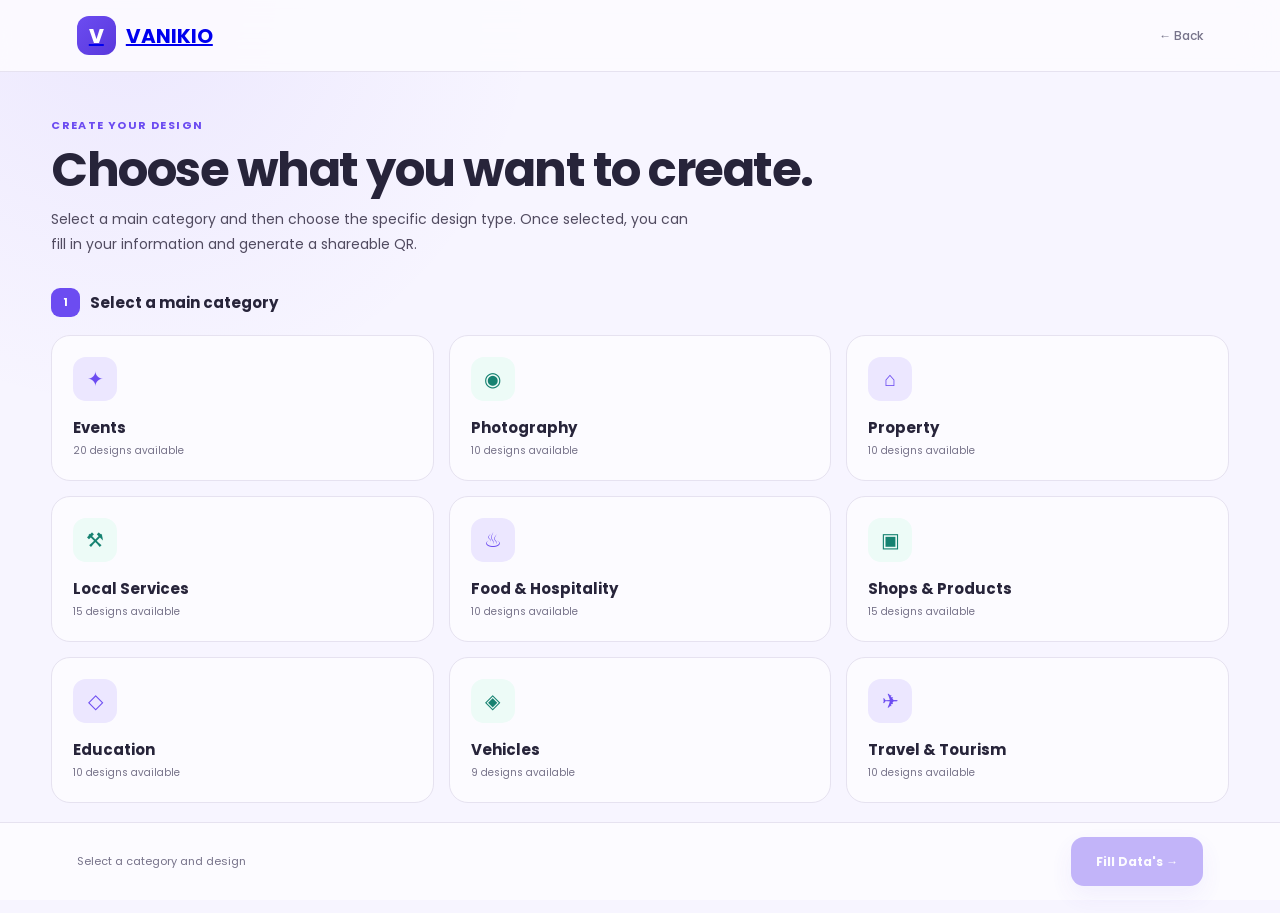
<file: instant-data/upcoming-files.html>
<!DOCTYPE html>
<html lang="en">
<head>

    <meta charset="UTF-8">

    <meta
        name="viewport"
        content="width=device-width, initial-scale=1.0"
    >

    <title>VANIKIO — Choose a Design</title>

    <link rel="preconnect" href="https://fonts.googleapis.com">
    <link
        href="https://fonts.googleapis.com/css2?family=Poppins:wght@400;500;600;700;800&display=swap"
        rel="stylesheet"
    >

    <style>

        :root {
            --bg: #f7f5ff;
            --surface: #fcfbff;

            --primary: #6c4cf1;
            --primary-dark: #5938dc;
            --primary-soft: #ece7ff;

            --secondary: #20b8a6;

            --text: #27243a;
            --text-soft: #514b60;
            --muted: #77738a;
            --muted-light: #9993aa;

            --border: #e6e2f0;

            --danger: #d85c6e;
            --danger-soft: #fff4f6;

            --success: #168271;
            --success-soft: #edfbf7;
        }


        * {
            box-sizing: border-box;
            margin: 0;
            padding: 0;
        }


        body {
            font-family: "Poppins", sans-serif;

            background:
                radial-gradient(
                    circle at 10% 0%,
                    rgba(108, 76, 241, 0.08),
                    transparent 28%
                ),
                var(--bg);

            color: var(--text);

            min-height: 100vh;

            padding-bottom: 110px;
        }


        /* =========================
           HEADER
        ========================= */

        .header {
            position: sticky;
            top: 0;
            z-index: 100;

            height: 72px;

            background: rgba(252, 251, 255, 0.9);

            backdrop-filter: blur(18px);

            border-bottom: 1px solid var(--border);

            display: flex;
            align-items: center;

            padding: 0 6%;

            justify-content: space-between;
        }


        .brand {
            display: flex;
            align-items: center;
            gap: 10px;
        }


        .logo {
            width: 39px;
            height: 39px;

            border-radius: 12px;

            background:
                linear-gradient(
                    135deg,
                    var(--primary),
                    var(--primary-dark)
                );

            color: white;

            display: flex;
            align-items: center;
            justify-content: center;

            font-size: 20px;
            font-weight: 800;
        }


        .brand-name {
            font-size: 20px;
            font-weight: 700;
        }


        .back {
            color: var(--muted);

            font-size: 12px;
            font-weight: 500;

            cursor: pointer;
        }


        .back:hover {
            color: var(--primary);
        }


        /* =========================
           PAGE
        ========================= */

        .page {
            width: min(1180px, 92%);

            margin: auto;

            padding-top: 45px;
        }


        .intro {
            margin-bottom: 30px;
        }


        .eyebrow {
            color: var(--primary);

            font-size: 11px;

            font-weight: 700;

            letter-spacing: 1.4px;

            text-transform: uppercase;

            margin-bottom: 8px;
        }


        h1 {
            font-size: clamp(30px, 5vw, 48px);

            line-height: 1.15;

            letter-spacing: -1.5px;

            margin-bottom: 10px;
        }


        .intro p {
            color: var(--text-soft);

            max-width: 650px;

            font-size: 14px;

            line-height: 1.8;
        }


        /* =========================
           STEP
        ========================= */

        .step {
            display: flex;

            align-items: center;

            gap: 10px;

            margin-bottom: 18px;
        }


        .step-number {
            width: 29px;
            height: 29px;

            border-radius: 9px;

            background: var(--primary);

            color: white;

            display: flex;

            align-items: center;
            justify-content: center;

            font-size: 11px;

            font-weight: 700;
        }


        .step-title {
            font-size: 15px;

            font-weight: 700;
        }


        /* =========================
           CATEGORY GRID
        ========================= */

        .category-grid {
            display: grid;

            grid-template-columns:
                repeat(3, 1fr);

            gap: 15px;
        }


        .category-card {
            position: relative;

            background: var(--surface);

            border: 1px solid var(--border);

            border-radius: 19px;

            padding: 21px;

            cursor: pointer;

            transition:
                transform .2s ease,
                border-color .2s ease,
                box-shadow .2s ease;

            overflow: hidden;
        }


        .category-card:hover {
            transform: translateY(-3px);

            border-color: #cfc5f7;

            box-shadow:
                0 15px 35px rgba(108, 76, 241, .09);
        }


        .category-card.selected {
            border: 2px solid var(--primary);

            background:
                linear-gradient(
                    135deg,
                    var(--primary-soft),
                    var(--surface)
                );

            box-shadow:
                0 14px 35px rgba(108, 76, 241, .12);
        }


        .category-icon {
            width: 44px;
            height: 44px;

            border-radius: 13px;

            background: var(--primary-soft);

            color: var(--primary);

            display: flex;
            align-items: center;
            justify-content: center;

            font-size: 20px;

            margin-bottom: 15px;
        }


        .category-card:nth-child(2n) .category-icon {
            background: var(--success-soft);
            color: var(--success);
        }


        .category-name {
            font-size: 15px;

            font-weight: 700;

            margin-bottom: 4px;
        }


        .category-count {
            color: var(--muted);

            font-size: 10px;
        }


        .check {
            position: absolute;

            top: 14px;
            right: 14px;

            width: 24px;
            height: 24px;

            border-radius: 50%;

            background: white;

            border: 1px solid var(--border);

            display: none;

            align-items: center;
            justify-content: center;

            color: white;

            font-size: 12px;
        }


        .category-card.selected .check {
            display: flex;

            background: var(--primary);

            border-color: var(--primary);
        }


        /* =========================
           SUB CATEGORY
        ========================= */

        .sub-section {
            margin-top: 45px;

            display: none;
        }


        .sub-section.show {
            display: block;

            animation: fadeUp .3s ease;
        }


        @keyframes fadeUp {
            from {
                opacity: 0;
                transform: translateY(8px);
            }

            to {
                opacity: 1;
                transform: translateY(0);
            }
        }


        .selected-main {
            display: inline-flex;

            align-items: center;

            gap: 7px;

            background: var(--primary-soft);

            color: var(--primary);

            border-radius: 20px;

            padding: 7px 12px;

            font-size: 10px;

            font-weight: 600;

            margin-bottom: 17px;
        }


        .sub-grid {
            display: grid;

            grid-template-columns:
                repeat(4, 1fr);

            gap: 10px;
        }


        .sub-card {
            min-height: 76px;

            padding: 14px;

            border-radius: 15px;

            background: var(--surface);

            border: 1px solid var(--border);

            cursor: pointer;

            transition:
                .2s ease;

            display: flex;

            align-items: center;

            justify-content: space-between;

            gap: 10px;
        }


        .sub-card:hover {
            border-color: #cfc5f7;

            transform: translateY(-2px);
        }


        .sub-card.selected {
            background: var(--primary-soft);

            border-color: var(--primary);

            color: var(--primary);
        }


        .sub-number {
            width: 25px;
            height: 25px;

            flex-shrink: 0;

            border-radius: 8px;

            background: #f0edf8;

            display: flex;

            align-items: center;
            justify-content: center;

            font-size: 9px;

            color: var(--muted);

            font-weight: 600;
        }


        .sub-card.selected .sub-number {
            background: var(--primary);

            color: white;
        }


        .sub-name {
            flex: 1;

            font-size: 11px;

            line-height: 1.4;

            font-weight: 600;
        }


        .sub-check {
            opacity: 0;

            color: var(--primary);

            font-size: 15px;
        }


        .sub-card.selected .sub-check {
            opacity: 1;
        }


        /* =========================
           BOTTOM ACTION
        ========================= */

        .bottom-action {
            position: fixed;

            z-index: 200;

            bottom: 0;
            left: 0;
            right: 0;

            padding: 14px 6%;

            background:
                rgba(252, 251, 255, .94);

            backdrop-filter: blur(18px);

            border-top: 1px solid var(--border);
        }


        .bottom-inner {
            max-width: 1180px;

            margin: auto;

            display: flex;

            align-items: center;

            justify-content: space-between;

            gap: 20px;
        }


        .selection-info {
            font-size: 11px;

            color: var(--muted);
        }


        .selection-info strong {
            color: var(--text);
        }


        .fill-btn {
            height: 49px;

            padding: 0 25px;

            border: 0;

            border-radius: 13px;

            background: var(--primary);

            color: white;

            font-family: inherit;

            font-size: 12px;

            font-weight: 700;

            cursor: pointer;

            opacity: .4;

            pointer-events: none;

            transition: .2s ease;

            box-shadow:
                0 10px 25px rgba(108, 76, 241, .18);
        }


        .fill-btn.enabled {
            opacity: 1;

            pointer-events: auto;
        }


        .fill-btn.enabled:hover {
            background: var(--primary-dark);

            transform: translateY(-2px);
        }


        /* =========================
           MOBILE
        ========================= */

        @media(max-width: 850px) {

            .category-grid {
                grid-template-columns:
                    repeat(2, 1fr);
            }

            .sub-grid {
                grid-template-columns:
                    repeat(2, 1fr);
            }
        }


        @media(max-width: 520px) {

            .header {
                padding: 0 5%;
            }

            .page {
                width: 90%;

                padding-top: 30px;
            }

            .category-grid {
                grid-template-columns: 1fr;
            }

            .sub-grid {
                grid-template-columns: 1fr;
            }

            .bottom-inner {
                align-items: center;
            }

            .selection-info {
                max-width: 150px;
            }

            .fill-btn {
                padding: 0 17px;
            }
        }

    </style>

</head>


<body>


<header class="header">

    <a
        href="../index.html"
        class="brand"
    >

        <div class="logo">
            V
        </div>

        <div class="brand-name">
            VANIKIO
        </div>

    </a>


    <div
        class="back"
        onclick="history.back()"
    >
        ← Back
    </div>

</header>



<main class="page">


    <section class="intro">

        <div class="eyebrow">
            Create your design
        </div>

        <h1>
            Choose what you want to create.
        </h1>

        <p>
            Select a main category and then choose the specific
            design type. Once selected, you can fill in your
            information and generate a shareable QR.
        </p>

    </section>



    <!-- MAIN CATEGORY -->

    <div class="step">

        <div class="step-number">
            1
        </div>

        <div class="step-title">
            Select a main category
        </div>

    </div>


    <div
        class="category-grid"
        id="categoryGrid"
    ></div>



    <!-- SUB CATEGORY -->

    <section
        class="sub-section"
        id="subSection"
    >

        <div class="step">

            <div class="step-number">
                2
            </div>

            <div class="step-title">
                Select a design
            </div>

        </div>


        <div
            class="selected-main"
            id="selectedMain"
        ></div>


        <div
            class="sub-grid"
            id="subGrid"
        ></div>

    </section>


</main>



<!-- BOTTOM -->

<div class="bottom-action">

    <div class="bottom-inner">

        <div
            class="selection-info"
            id="selectionInfo"
        >
            Select a category and design
        </div>


        <button
            class="fill-btn"
            id="fillButton"
        >
            Fill Data's →
        </button>

    </div>

</div>



<script>


/* =========================================================
   VANIKIO DESIGN DATA
========================================================= */

const categories = [

    {
        id: "events",
        icon: "✦",
        name: "Events",
        items: [
            ["1", "Wedding"],
            ["2", "Engagement"],
            ["3", "Reception"],
            ["4", "Birthday party"],
            ["5", "Anniversary"],
            ["6", "Baby shower"],
            ["7", "Naming ceremony"],
            ["8", "Housewarming"],
            ["9", "Graduation"],
            ["10", "College reunion"],
            ["11", "Family function"],
            ["12", "Religious function"],
            ["13", "Corporate event"],
            ["14", "Conference"],
            ["15", "Workshop"],
            ["16", "Seminar"],
            ["17", "Meetup"],
            ["18", "Festival event"],
            ["19", "Exhibition"],
            ["20", "Trade show"]
        ]
    },


    {
        id: "photography",
        icon: "◉",
        name: "Photography",
        items: [
            ["21", "Wedding photographers"],
            ["22", "Pre-wedding photography"],
            ["23", "Event photographers"],
            ["24", "Photo studios"],
            ["25", "Photobooths"],
            ["26", "Wedding videographers"],
            ["27", "Drone photography"],
            ["28", "Portfolio sharing"],
            ["29", "Album delivery"],
            ["30", "Client photo collection"]
        ]
    },


    {
        id: "property",
        icon: "⌂",
        name: "Property",
        items: [
            ["31", "Property for sale"],
            ["32", "Rental property"],
            ["33", "Apartment"],
            ["34", "Villa"],
            ["35", "Plot"],
            ["36", "Farm land"],
            ["37", "Commercial property"],
            ["38", "PG / hostel"],
            ["39", "Airbnb-style property"],
            ["40", "Property exhibition"]
        ]
    },


    {
        id: "services",
        icon: "⚒",
        name: "Local Services",
        items: [
            ["41", "Electrician"],
            ["42", "Plumber"],
            ["43", "Carpenter"],
            ["44", "Painter"],
            ["45", "AC service"],
            ["46", "Appliance repair"],
            ["47", "Cleaning service"],
            ["48", "Beauty service"],
            ["49", "Mechanic"],
            ["50", "Interior designer"],
            ["51", "Architect"],
            ["52", "Construction contractor"],
            ["53", "Tailor"],
            ["54", "Photographer"],
            ["55", "Caterer"]
        ]
    },


    {
        id: "food",
        icon: "♨",
        name: "Food & Hospitality",
        items: [
            ["56", "Restaurant"],
            ["57", "Cafe"],
            ["58", "Bakery"],
            ["59", "Catering"],
            ["60", "Food truck"],
            ["61", "Home kitchen"],
            ["62", "Hotel"],
            ["63", "Resort"],
            ["64", "Wedding catering"],
            ["65", "Food stall"]
        ]
    },


    {
        id: "shops",
        icon: "▣",
        name: "Shops & Products",
        items: [
            ["66", "Clothing shop"],
            ["67", "Jewellery"],
            ["68", "Furniture"],
            ["69", "Hardware"],
            ["70", "Electrical shop"],
            ["71", "Electronics"],
            ["72", "Mobile shop"],
            ["73", "Automobile spare parts"],
            ["74", "Handmade products"],
            ["75", "Local manufacturers"],
            ["76", "Gift shop"],
            ["77", "Cosmetic shop"],
            ["78", "Book shop"],
            ["79", "Supermarket"],
            ["80", "Plant / nursery business"]
        ]
    },


    {
        id: "education",
        icon: "◇",
        name: "Education",
        items: [
            ["81", "Tuition centre"],
            ["82", "Coaching centre"],
            ["83", "Workshop"],
            ["84", "Training institute"],
            ["85", "College event"],
            ["86", "School event"],
            ["87", "Course information"],
            ["88", "Study material"],
            ["89", "Teacher profile"],
            ["90", "Seminar"]
        ]
    },


    {
        id: "vehicles",
        icon: "◈",
        name: "Vehicles",
        items: [
            ["91", "Used car"],
            ["92", "Used bike"],
            ["93", "Car rental"],
            ["94", "Bike rental"],
            ["95", "Driving school"],
            ["96", "Vehicle service centre"],
            ["97", "Car detailing"],
            ["98", "Car accessories"],
            ["99", "Automobile dealer"]
        ]
    },


    {
        id: "travel",
        icon: "✈",
        name: "Travel & Tourism",
        items: [
            ["111", "Tour package"],
            ["112", "Travel agency"],
            ["113", "Tourist attraction"],
            ["114", "Resort"],
            ["115", "Homestay"],
            ["116", "Trek"],
            ["117", "Camping"],
            ["118", "Tourist guide"],
            ["119", "Rental service"],
            ["120", "Travel itinerary"]
        ]
    }

];


let selectedCategory = null;
let selectedSubCategory = null;


/* =========================================================
   RENDER MAIN CATEGORIES
========================================================= */

const categoryGrid =
    document.getElementById("categoryGrid");


categories.forEach(category => {

    const card =
        document.createElement("div");

    card.className = "category-card";

    card.innerHTML = `

        <div class="category-icon">
            ${category.icon}
        </div>

        <div class="category-name">
            ${category.name}
        </div>

        <div class="category-count">
            ${category.items.length} designs available
        </div>

        <div class="check">
            ✓
        </div>

    `;


    card.addEventListener("click", () => {

        selectCategory(category, card);

    });


    categoryGrid.appendChild(card);

});



/* =========================================================
   SELECT CATEGORY
========================================================= */

function selectCategory(category, card) {

    selectedCategory = category;

    selectedSubCategory = null;


    document
        .querySelectorAll(".category-card")
        .forEach(item => {

            item.classList.remove("selected");

        });


    card.classList.add("selected");


    const subSection =
        document.getElementById("subSection");


    const selectedMain =
        document.getElementById("selectedMain");


    const subGrid =
        document.getElementById("subGrid");


    selectedMain.innerHTML = `
        ${category.icon}
        ${category.name}
    `;


    subGrid.innerHTML = "";


    category.items.forEach(item => {

        const [number, name] = item;


        const subCard =
            document.createElement("div");


        subCard.className = "sub-card";


        subCard.innerHTML = `

            <div class="sub-number">
                ${number}
            </div>

            <div class="sub-name">
                ${name}
            </div>

            <div class="sub-check">
                ✓
            </div>

        `;


        subCard.addEventListener("click", () => {

            selectSubCategory(
                item,
                subCard
            );

        });


        subGrid.appendChild(subCard);

    });


    subSection.classList.add("show");


    setTimeout(() => {

        subSection.scrollIntoView({
            behavior: "smooth",
            block: "start"
        });

    }, 100);


    updateButton();

}



/* =========================================================
   SELECT SUB CATEGORY
========================================================= */

function selectSubCategory(item, card) {

    selectedSubCategory = item;


    document
        .querySelectorAll(".sub-card")
        .forEach(item => {

            item.classList.remove("selected");

        });


    card.classList.add("selected");


    updateButton();

}



/* =========================================================
   UPDATE BUTTON
========================================================= */

function updateButton() {

    const button =
        document.getElementById("fillButton");

    const info =
        document.getElementById("selectionInfo");


    if (
        selectedCategory &&
        selectedSubCategory
    ) {

        button.classList.add("enabled");


        info.innerHTML = `
            <strong>
                ${selectedCategory.name}
            </strong>
            ·
            ${selectedSubCategory[1]}
        `;

    } else {

        button.classList.remove("enabled");

        info.innerHTML =
            "Select a category and design";

    }

}



/* =========================================================
   GO TO FILL DATA
========================================================= */

document
    .getElementById("fillButton")
    .addEventListener("click", () => {


        if (
            !selectedCategory ||
            !selectedSubCategory
        ) {
            return;
        }


        const params =
            new URLSearchParams({

                category:
                    selectedCategory.name,

                categoryId:
                    selectedCategory.id,

                design:
                    selectedSubCategory[1],

                designId:
                    selectedSubCategory[0]

            });


        window.location.href =
            `fill-data.html?${params.toString()}`;

    });


</script>

</body>
</html>
</file>
<file: style.css>
/* =========================================================
   STICKERLY
   Product QR Label SaaS
   ========================================================= */


/* =========================================================
   RESET
   ========================================================= */

* {
    box-sizing: border-box;
    margin: 0;
    padding: 0;
}

:root {

    --ink: #392650;
    --ink-soft: #665878;

    --purple: #7451a8;
    --purple-dark: #54377d;
    --purple-soft: #eee5fb;

    --coral: #e67d72;
    --coral-soft: #fae4df;

    --mint: #69a99b;
    --mint-soft: #e0f1ec;

    --blue: #5e91b8;
    --blue-soft: #e0edf5;

    --amber: #c99045;
    --amber-soft: #f8ead2;

    --pink: #c4779c;
    --pink-soft: #f6e1ea;

    --surface: #f7f2fa;
    --surface-2: #eee7f3;

    --panel: #fbf8fd;

    --border: #ded2e6;

    --shadow:
        0 20px 50px rgba(77, 53, 100, 0.13);

    --font:
        "Poppins",
        sans-serif;
}

html {
    scroll-behavior: smooth;
}

body {
    font-family: var(--font);
    background: var(--surface);
    color: var(--ink);
    min-height: 100vh;
}

a {
    color: inherit;
    text-decoration: none;
}

button,
input,
select {
    font-family: inherit;
}

button {
    cursor: pointer;
}


/* =========================================================
   HEADER
   ========================================================= */

.app-header {
    height: 76px;

    padding: 0 6%;

    display: flex;
    align-items: center;
    justify-content: space-between;

    background: rgba(251, 248, 253, 0.92);

    border-bottom: 1px solid var(--border);

    position: sticky;
    top: 0;
    z-index: 100;

    backdrop-filter: blur(20px);
}

.brand {
    display: flex;
    align-items: center;
    gap: 10px;

    font-weight: 800;
    font-size: 20px;

    color: var(--ink);
}

.brand-mark {
    width: 34px;
    height: 34px;

    display: grid;
    place-items: center;

    border-radius: 10px;

    background:
        linear-gradient(
            135deg,
            #7652aa,
            #b875a1
        );

    color: #f9effc;

    font-weight: 800;
}

.header-nav {
    display: flex;
    align-items: center;
    gap: 26px;

    font-size: 14px;
    font-weight: 600;

    color: var(--ink-soft);
}

.header-nav a:hover {
    color: var(--purple);
}

.header-create {
    padding: 10px 17px;

    border-radius: 12px;

    background: var(--purple-soft);

    color: var(--purple-dark) !important;
}

.language-button {
    border: 1px solid var(--border);

    background: #f2eaf7;

    color: var(--ink);

    padding: 9px 13px;

    border-radius: 10px;

    font-size: 12px;
    font-weight: 700;
}


/* =========================================================
   HERO
   ========================================================= */

.hero-section {

    min-height: 650px;

    display: grid;
    grid-template-columns: 1.05fr 0.95fr;

    align-items: center;

    gap: 60px;

    padding: 80px 8% 100px;

    overflow: hidden;

    position: relative;
}

.hero-content {
    position: relative;
    z-index: 2;
}

.hero-badge {

    display: inline-flex;
    align-items: center;
    gap: 9px;

    padding: 9px 14px;

    border-radius: 100px;

    background: var(--purple-soft);

    color: var(--purple-dark);

    font-size: 12px;
    font-weight: 600;

    margin-bottom: 25px;
}

.pulse-dot {
    width: 7px;
    height: 7px;

    border-radius: 50%;

    background: var(--coral);
}

.hero-content h1 {

    font-size: clamp(48px, 6vw, 82px);

    line-height: 1.02;

    letter-spacing: -4px;

    max-width: 760px;
}

.gradient-text {

    display: block;

    background:
        linear-gradient(
            90deg,
            #7652aa,
            #c4779c,
            #d18170
        );

    -webkit-background-clip: text;
    background-clip: text;

    color: transparent;
}

.hero-description {

    margin-top: 27px;

    max-width: 590px;

    font-size: 17px;

    line-height: 1.8;

    color: var(--ink-soft);
}

.hero-actions {

    display: flex;
    gap: 12px;

    margin-top: 35px;
}

.primary-button,
.secondary-button {

    min-height: 48px;

    padding: 0 20px;

    border-radius: 13px;

    display: inline-flex;
    align-items: center;
    justify-content: center;

    gap: 12px;

    font-size: 14px;
    font-weight: 700;
}

.primary-button {

    background:
        linear-gradient(
            135deg,
            #7050a0,
            #8f609f
        );

    color: #f9effc;

    box-shadow:
        0 12px 25px rgba(105, 73, 143, 0.22);
}

.secondary-button {

    background: #eee6f3;

    color: var(--ink);

    border: 1px solid var(--border);
}

.hero-points {

    display: flex;
    flex-wrap: wrap;

    gap: 20px;

    margin-top: 22px;

    font-size: 12px;

    color: var(--ink-soft);
}


/* =========================================================
   HERO LABEL
   ========================================================= */

.hero-visual {

    position: relative;

    min-height: 450px;

    display: grid;
    place-items: center;
}

.hero-label-shadow {

    padding: 35px;

    border-radius: 35px;

    background:
        radial-gradient(
            circle at 30% 20%,
            #eadcf4,
            #ded3e8 50%,
            #d2c5dd
        );

    transform: rotate(4deg);

    box-shadow:
        0 35px 80px rgba(75, 50, 99, 0.16);
}

.demo-label {

    width: 390px;
    height: 280px;

    position: relative;

    overflow: hidden;

    border-radius: 20px;

    background:
        linear-gradient(
            135deg,
            #fff0e8,
            #f9e0db
        );

    box-shadow:
        0 20px 40px rgba(77, 53, 100, 0.16);

    padding: 25px;

    color: #55364f;
}

.demo-label::before {

    content: "";

    position: absolute;

    left: 0;
    top: 0;

    width: 9px;
    height: 100%;

    background: #c7766e;
}

.demo-top {

    display: flex;

    justify-content: space-between;

    align-items: center;
}

.demo-business {

    font-size: 10px;

    font-weight: 800;

    letter-spacing: 1.5px;

    color: #725267;
}

.demo-stock {

    padding: 5px 9px;

    border-radius: 100px;

    background: #e2f0e9;

    color: #4b806f;

    font-size: 8px;

    font-weight: 800;
}

.demo-product {

    margin-top: 27px;

    max-width: 250px;

    font-size: 24px;

    line-height: 1.15;

    font-weight: 800;

    color: #55364f;
}

.demo-info {

    margin-top: 13px;

    display: flex;

    gap: 7px;

    font-size: 9px;

    color: #866d83;
}

.demo-bottom {

    position: absolute;

    left: 25px;
    right: 25px;
    bottom: 22px;

    display: flex;

    justify-content: space-between;

    align-items: end;
}

.demo-price small {

    display: block;

    font-size: 7px;

    letter-spacing: 1px;

    color: #906e7d;
}

.demo-price strong {

    display: block;

    font-size: 29px;

    line-height: 1.05;

    color: #5c3852;
}

.demo-qr {

    width: 73px;
    height: 73px;

    display: grid;
    place-items: center;

    border-radius: 10px;

    background: #f6e9ee;
}

.fake-qr {

    width: 55px;
    height: 55px;

    display: grid;

    grid-template-columns: repeat(3, 1fr);

    gap: 4px;
}

.fake-qr span {

    border-radius: 2px;

    background: #6d4b6d;
}

.fake-qr span:nth-child(2),
.fake-qr span:nth-child(5),
.fake-qr span:nth-child(7) {
    background: #f0d7df;
}


/* =========================================================
   ORBS
   ========================================================= */

.floating-orb {

    position: absolute;

    border-radius: 50%;

    filter: blur(2px);

    opacity: .55;
}

.orb-one {

    width: 90px;
    height: 90px;

    background: #e8c7d6;

    right: 3%;
    top: 5%;
}

.orb-two {

    width: 130px;
    height: 130px;

    background: #d9c9e9;

    left: 3%;
    bottom: 5%;
}


/* =========================================================
   SECTIONS
   ========================================================= */

.how-section,
.category-section {

    padding: 100px 8%;
}

.section-heading {

    max-width: 700px;

    margin-bottom: 45px;
}

.section-eyebrow {

    display: inline-block;

    font-size: 10px;

    font-weight: 800;

    letter-spacing: 2px;

    color: var(--purple);
}

.section-heading h2 {

    margin-top: 10px;

    font-size: clamp(32px, 4vw, 50px);

    line-height: 1.1;

    letter-spacing: -1.5px;
}

.section-heading p {

    margin-top: 15px;

    color: var(--ink-soft);

    line-height: 1.7;
}


/* =========================================================
   STEPS
   ========================================================= */

.steps-grid {

    display: grid;

    grid-template-columns:
        repeat(4, 1fr);

    gap: 15px;
}

.step-card {

    position: relative;

    padding: 27px;

    min-height: 260px;

    border: 1px solid var(--border);

    border-radius: 20px;

    background: #f5edf8;

    overflow: hidden;
}

.step-number {

    font-size: 11px;

    font-weight: 800;

    color: var(--purple);

    letter-spacing: 1px;
}

.step-icon {

    margin-top: 32px;

    width: 50px;
    height: 50px;

    display: grid;
    place-items: center;

    border-radius: 15px;

    background: #eadcf2;

    font-size: 22px;
}

.step-card h3 {

    margin-top: 20px;

    font-size: 18px;
}

.step-card p {

    margin-top: 9px;

    font-size: 13px;

    line-height: 1.65;

    color: var(--ink-soft);
}


/* =========================================================
   CATEGORY
   ========================================================= */

.category-section {

    background: #ede5f2;
}

.category-grid {

    display: grid;

    grid-template-columns:
        repeat(6, 1fr);

    gap: 12px;
}

.category-item {

    padding: 22px 12px;

    display: flex;
    flex-direction: column;

    align-items: center;

    gap: 10px;

    border-radius: 18px;

    background: #f6eff8;

    border: 1px solid #ded1e5;

    color: var(--ink);
}

.category-item span {

    font-size: 27px;
}

.category-item strong {

    font-size: 12px;

    text-align: center;
}


/* =========================================================
   CTA
   ========================================================= */

.final-cta {

    margin: 90px 8%;

    padding: 55px;

    border-radius: 28px;

    background:
        linear-gradient(
            135deg,
            #e6d9f0,
            #f0dce3
        );

    border: 1px solid #d9c9e2;

    display: flex;

    align-items: center;
    justify-content: space-between;

    gap: 30px;
}

.final-cta h2 {

    margin-top: 10px;

    font-size: 38px;

    letter-spacing: -1px;
}

.final-cta p {

    margin-top: 9px;

    color: var(--ink-soft);
}


/* =========================================================
   FOOTER
   ========================================================= */

.app-footer {

    min-height: 90px;

    padding: 25px 8%;

    display: flex;

    align-items: center;
    justify-content: space-between;

    gap: 20px;

    color: var(--ink-soft);

    font-size: 12px;

    border-top: 1px solid var(--border);
}

.footer-brand {

    display: flex;
    align-items: center;

    gap: 8px;

    font-weight: 800;

    color: var(--ink);
}


/* =========================================================
   TEMPLATE PAGE
   ========================================================= */

.templates-main {

    padding: 70px 6% 100px;
}

.templates-hero {

    display: flex;

    justify-content: space-between;

    align-items: end;

    gap: 30px;

    margin-bottom: 45px;
}

.templates-hero h1 {

    margin-top: 10px;

    font-size: clamp(40px, 5vw, 65px);

    letter-spacing: -2.5px;
}

.templates-hero p {

    max-width: 670px;

    margin-top: 15px;

    color: var(--ink-soft);

    line-height: 1.7;
}

.template-count {

    min-width: 120px;

    padding: 20px;

    border-radius: 18px;

    background: #eadff1;

    text-align: center;
}

.template-count strong {

    display: block;

    font-size: 35px;

    color: var(--purple-dark);
}

.template-count span {

    font-size: 11px;

    color: var(--ink-soft);
}


/* =========================================================
   FILTER
   ========================================================= */

.template-toolbar {

    margin-bottom: 35px;
}

.filter-tabs {

    display: flex;

    gap: 8px;

    flex-wrap: wrap;
}

.filter-tab {

    border: 1px solid var(--border);

    background: #eee6f3;

    color: var(--ink-soft);

    padding: 9px 16px;

    border-radius: 100px;

    font-size: 12px;

    font-weight: 600;
}

.filter-tab.active {

    background: var(--purple);

    color: #f8eefb;

    border-color: var(--purple);
}


/* =========================================================
   TEMPLATE GRID
   ========================================================= */

.template-grid {

    display: grid;

    grid-template-columns:
        repeat(3, 1fr);

    gap: 24px;
}

.template-card {

    padding: 18px;

    border-radius: 22px;

    background: #f4edf7;

    border: 1px solid var(--border);

    transition:
        transform .2s ease,
        box-shadow .2s ease;

    cursor: pointer;
}

.template-card:hover {

    transform: translateY(-5px);

    box-shadow:
        0 20px 40px rgba(75, 50, 99, .12);
}

.template-card-top {

    display: flex;

    justify-content: space-between;

    align-items: center;

    margin-bottom: 14px;
}

.template-card-number {

    font-size: 10px;

    font-weight: 800;

    color: var(--purple);
}

.template-card-category {

    padding: 5px 9px;

    border-radius: 100px;

    background: #e9deef;

    color: var(--ink-soft);

    font-size: 8px;

    font-weight: 700;
}


/* =========================================================
   LABEL STAGE
   ========================================================= */

.label-stage {

    height: 240px;

    border-radius: 17px;

    display: grid;

    place-items: center;

    overflow: hidden;

    background:
        radial-gradient(
            circle at 20% 20%,
            #eadfeb,
            #ded1e5
        );
}

.preview-label {

    width: 300px;

    height: 180px;

    position: relative;

    overflow: hidden;

    border-radius: 13px;

    padding: 17px;

    transform: scale(.85);

    box-shadow:
        0 15px 35px rgba(67, 45, 86, .16);

    color: var(--label-text, #553e63);

    font-family: var(--label-font, "Poppins");
}

.preview-business {

    position: absolute;

    left: 17px;
    top: 15px;

    font-size: 7px;

    letter-spacing: 1.2px;

    font-weight: 800;

    opacity: .75;
}

.preview-product {

    position: absolute;

    left: 17px;
    top: 42px;

    width: 170px;

    font-size: 17px;

    line-height: 1.1;

    font-weight: 800;
}

.preview-price {

    position: absolute;

    left: 17px;
    bottom: 17px;

    font-size: 22px;

    font-weight: 800;
}

.preview-sku {

    position: absolute;

    left: 17px;
    bottom: 8px;

    font-size: 6px;

    opacity: .65;
}

.preview-qr {

    position: absolute;

    width: 51px;
    height: 51px;

    right: 17px;
    bottom: 16px;

    border-radius: 7px;

    background:
        repeating-linear-gradient(
            45deg,
            var(--qr-dark, #62457b) 0 4px,
            var(--qr-light, #f3e8f8) 4px 8px
        );
}

.preview-badge {

    position: absolute;

    right: 17px;
    top: 15px;

    padding: 5px 7px;

    border-radius: 7px;

    font-size: 6px;

    font-weight: 800;

    background: var(--badge, #ead3de);
}


/* =========================================================
   LABEL TEMPLATE VARIANTS
   ========================================================= */


/* 01 PRICE POP */

.template-01,
.preview-template-01 {

    --label-bg: #f9e4df;
    --label-text: #593b51;
    --accent: #c9766d;
    --qr-dark: #68486d;
    --qr-light: #f8e8ec;
    --badge: #e7ccd8;

    background: var(--label-bg);
}

.template-01::before,
.preview-template-01::before {

    content: "";

    position: absolute;

    left: 0;
    top: 0;

    width: 8px;
    height: 100%;

    background: var(--accent);
}


/* 02 CORNER PRICE */

.template-02,
.preview-template-02 {

    --label-bg: #e3edf5;
    --label-text: #3e5b70;
    --accent: #6193b8;
    --qr-dark: #496f8d;
    --qr-light: #e7f1f6;
    --badge: #d0e4ed;

    background: var(--label-bg);
}

.template-02::after,
.preview-template-02::after {

    content: "";

    position: absolute;

    right: -28px;
    top: -28px;

    width: 100px;
    height: 100px;

    border-radius: 50%;

    background: #d1e4ed;
}


/* 03 SIDE TAB */

.template-03,
.preview-template-03 {

    --label-bg: #e2f0eb;
    --label-text: #41675e;
    --accent: #64a294;
    --qr-dark: #467c71;
    --qr-light: #eaf5f0;
    --badge: #cfe7df;

    background: var(--label-bg);
}

.template-03::before,
.preview-template-03::before {

    content: "PRICE";

    position: absolute;

    right: 0;
    top: 0;

    width: 45px;
    height: 100%;

    display: grid;
    place-items: center;

    writing-mode: vertical-rl;

    background: #72aa9d;

    color: #edf7f3;

    font-size: 7px;
    font-weight: 800;

    letter-spacing: 1px;
}


/* 04 QR POCKET */

.template-04,
.preview-template-04 {

    --label-bg: #eee4f7;
    --label-text: #57416d;
    --accent: #8461aa;
    --qr-dark: #63467f;
    --qr-light: #f5edfa;
    --badge: #ddcce9;

    background: var(--label-bg);
}

.template-04::after,
.preview-template-04::after {

    content: "";

    position: absolute;

    right: 0;
    top: 0;

    width: 82px;
    height: 100%;

    background: #dfd0e9;
}


/* 05 SHELF STRIP */

.template-05,
.preview-template-05 {

    --label-bg: #f5ead6;
    --label-text: #6b5134;
    --accent: #bf904b;
    --qr-dark: #866637;
    --qr-light: #f9efdc;
    --badge: #ead5ad;

    background: var(--label-bg);
}

.template-05::before,
.preview-template-05::before {

    content: "";

    position: absolute;

    left: 0;
    right: 0;
    bottom: 0;

    height: 16px;

    background: #d5b271;
}


/* 06 PRICE BURST */

.template-06,
.preview-template-06 {

    --label-bg: #f7dfdc;
    --label-text: #70424b;
    --accent: #d36e73;
    --qr-dark: #874e60;
    --qr-light: #fae9e8;
    --badge: #edc0c1;

    background: var(--label-bg);
}

.template-06::after,
.preview-template-06::after {

    content: "SALE";

    position: absolute;

    right: 18px;
    top: 15px;

    width: 48px;
    height: 48px;

    border-radius: 50%;

    display: grid;
    place-items: center;

    background: #d87575;

    color: #fceeee;

    font-size: 8px;

    font-weight: 800;

    transform: rotate(-8deg);
}


/* 07 SPLIT TICKET */

.template-07,
.preview-template-07 {

    --label-bg: #e5e0f1;
    --label-text: #514c6d;
    --accent: #756fa2;
    --qr-dark: #5c5687;
    --qr-light: #f0edf8;
    --badge: #d5d0e8;

    background: var(--label-bg);
}

.template-07::before,
.preview-template-07::before {

    content: "";

    position: absolute;

    left: 0;
    top: 0;

    width: 45%;

    height: 100%;

    background: #d8d2e8;
}


/* 08 BOTTOM QR */

.template-08,
.preview-template-08 {

    --label-bg: #e2edf3;
    --label-text: #3d5c68;
    --accent: #6595a6;
    --qr-dark: #4e7787;
    --qr-light: #e9f2f5;
    --badge: #cfe2e8;

    background: var(--label-bg);
}

.template-08::before,
.preview-template-08::before {

    content: "";

    position: absolute;

    left: 0;
    right: 0;
    bottom: 0;

    height: 63px;

    background: #d1e4e9;
}


/* 09 TOP PRICE */

.template-09,
.preview-template-09 {

    --label-bg: #f0e1ec;
    --label-text: #66485e;
    --accent: #bd789f;
    --qr-dark: #825575;
    --qr-light: #f6e9f0;
    --badge: #e4c9d9;

    background: var(--label-bg);
}

.template-09::before,
.preview-template-09::before {

    content: "";

    position: absolute;

    left: 0;
    right: 0;
    top: 0;

    height: 42px;

    background: #d9b6ca;
}


/* 10 VERTICAL ACCENT */

.template-10,
.preview-template-10 {

    --label-bg: #e0ede8;
    --label-text: #426257;
    --accent: #609c8c;
    --qr-dark: #4e7e71;
    --qr-light: #edf6f1;
    --badge: #cce1d9;

    background: var(--label-bg);
}

.template-10::before,
.preview-template-10::before {

    content: "";

    position: absolute;

    left: 50%;

    top: 0;

    width: 2px;
    height: 100%;

    background: #b3cec4;
}


/* 11 ROUND PRICE */

.template-11,
.preview-template-11 {

    --label-bg: #f4e6d5;
    --label-text: #6b4e34;
    --accent: #c18e4c;
    --qr-dark: #8b673c;
    --qr-light: #fbf0df;
    --badge: #e7d0a9;

    background: var(--label-bg);
}

.template-11::after,
.preview-template-11::after {

    content: "₹";

    position: absolute;

    right: 19px;
    top: 19px;

    width: 48px;
    height: 48px;

    display: grid;
    place-items: center;

    border-radius: 50%;

    background: #d2aa6a;

    color: #f9f0df;

    font-size: 19px;

    font-weight: 800;
}


/* 12 COMPACT GRID */

.template-12,
.preview-template-12 {

    --label-bg: #e5e4f0;
    --label-text: #4e536f;
    --accent: #727ca6;
    --qr-dark: #59638b;
    --qr-light: #f0f0f7;
    --badge: #d2d5e7;

    background:
        linear-gradient(
            90deg,
            #d9dbea 1px,
            transparent 1px
        ),
        linear-gradient(
            #d9dbea 1px,
            transparent 1px
        ),
        #e7e7f1;

    background-size: 20px 20px;
}


/* 13 LABEL FOLD */

.template-13,
.preview-template-13 {

    --label-bg: #f1e2d7;
    --label-text: #6b4c42;
    --accent: #bb8067;
    --qr-dark: #855b4d;
    --qr-light: #f9ece3;
    --badge: #e4c5b6;

    background: var(--label-bg);
}

.template-13::after,
.preview-template-13::after {

    content: "";

    position: absolute;

    right: 0;
    top: 0;

    border-style: solid;

    border-width: 0 55px 55px 0;

    border-color: transparent #d7b39f transparent transparent;
}


/* 14 RETAIL TAG */

.template-14,
.preview-template-14 {

    --label-bg: #e4edf2;
    --label-text: #3e5964;
    --accent: #628fa0;
    --qr-dark: #4e7180;
    --qr-light: #eaf3f5;
    --badge: #d0e2e8;

    background: var(--label-bg);

    border-radius: 3px !important;
}

.template-14::before,
.preview-template-14::before {

    content: "";

    position: absolute;

    left: 0;
    top: 0;

    width: 100%;

    height: 5px;

    background: #6594a4;
}


/* 15 PRICE RIBBON */

.template-15,
.preview-template-15 {

    --label-bg: #eee2f2;
    --label-text: #5e4568;
    --accent: #9a659e;
    --qr-dark: #734f78;
    --qr-light: #f6edf7;
    --badge: #dec9e2;

    background: var(--label-bg);
}

.template-15::after,
.preview-template-15::after {

    content: "PRICE";

    position: absolute;

    left: -24px;
    top: 23px;

    width: 110px;

    padding: 5px;

    text-align: center;

    background: #9a679e;

    color: #f7edf8;

    font-size: 7px;

    font-weight: 800;

    transform: rotate(-35deg);
}


/* 16 PRODUCT TICKET */

.template-16,
.preview-template-16 {

    --label-bg: #e5eee6;
    --label-text: #49604e;
    --accent: #709b79;
    --qr-dark: #54775c;
    --qr-light: #edf5ed;
    --badge: #d2e2d4;

    background: var(--label-bg);

    border-radius: 4px !important;
}

.template-16::before,
.preview-template-16::before {

    content: "";

    position: absolute;

    top: 0;
    bottom: 0;

    left: 35%;

    border-left: 2px dashed #aac6ae;
}


/* 17 QR STAMP */

.template-17,
.preview-template-17 {

    --label-bg: #e9e1f2;
    --label-text: #57466c;
    --accent: #8266a1;
    --qr-dark: #664c82;
    --qr-light: #f4eef9;
    --badge: #d9cde8;

    background: var(--label-bg);
}

.template-17::after,
.preview-template-17::after {

    content: "SCAN";

    position: absolute;

    right: 15px;
    top: 15px;

    width: 48px;
    height: 48px;

    border: 2px dashed #967db1;

    border-radius: 50%;

    display: grid;
    place-items: center;

    font-size: 7px;

    font-weight: 800;

    color: #715488;
}


/* 18 DOUBLE STRIPE */

.template-18,
.preview-template-18 {

    --label-bg: #f4e3e2;
    --label-text: #68464a;
    --accent: #c47a7a;
    --qr-dark: #855656;
    --qr-light: #f9eeee;
    --badge: #e5c6c7;

    background: var(--label-bg);
}

.template-18::before,
.preview-template-18::before {

    content: "";

    position: absolute;

    left: 0;
    right: 0;
    top: 0;

    height: 8px;

    background: #c97978;

    box-shadow:
        0 13px 0 #e0a3a0;
}


/* 19 MINI MARKET */

.template-19,
.preview-template-19 {

    --label-bg: #e3eee9;
    --label-text: #41645c;
    --accent: #69a08f;
    --qr-dark: #4e7b6d;
    --qr-light: #edf6f1;
    --badge: #cce1d9;

    background: var(--label-bg);
}

.template-19::after,
.preview-template-19::after {

    content: "NEW";

    position: absolute;

    right: 15px;
    top: 15px;

    padding: 5px 8px;

    border-radius: 6px;

    background: #72a493;

    color: #eff8f4;

    font-size: 7px;

    font-weight: 800;
}


/* 20 CATALOG TAG */

.template-20,
.preview-template-20 {

    --label-bg: #e6e4ef;
    --label-text: #51516b;
    --accent: #77799c;
    --qr-dark: #5b5d7e;
    --qr-light: #f0f0f6;
    --badge: #d4d5e4;

    background: var(--label-bg);
}

.template-20::before,
.preview-template-20::before {

    content: "";

    position: absolute;

    left: 0;
    bottom: 0;

    width: 100%;
    height: 4px;

    background:
        repeating-linear-gradient(
            90deg,
            #6f7192 0 3px,
            transparent 3px 7px
        );
}


/* 21 FURNITURE TAG */

.template-21,
.preview-template-21 {

    --label-bg: #efe0cf;
    --label-text: #664a37;
    --accent: #b17e51;
    --qr-dark: #815c3e;
    --qr-light: #f8eee0;
    --badge: #dfc6a8;

    background: var(--label-bg);
}

.template-21::before,
.preview-template-21::before {

    content: "";

    position: absolute;

    left: 0;
    top: 0;

    width: 12px;
    height: 100%;

    background: #b98759;
}


/* 22 ELECTRONICS TAG */

.template-22,
.preview-template-22 {

    --label-bg: #dfeaf2;
    --label-text: #3f5a6c;
    --accent: #5b8cab;
    --qr-dark: #496e87;
    --qr-light: #edf4f8;
    --badge: #cadce8;

    background: var(--label-bg);
}

.template-22::before,
.preview-template-22::before {

    content: "";

    position: absolute;

    right: 0;
    top: 0;

    width: 7px;
    height: 100%;

    background: #6091b0;
}


/* 23 JEWELLERY TAG */

.template-23,
.preview-template-23 {

    --label-bg: #f2e1ea;
    --label-text: #68495b;
    --accent: #b87999;
    --qr-dark: #875a74;
    --qr-light: #f9edf3;
    --badge: #e4c6d6;

    background: var(--label-bg);
}

.template-23::after,
.preview-template-23::after {

    content: "NEW";

    position: absolute;

    right: 15px;
    top: 15px;

    padding: 5px 8px;

    border-radius: 100px;

    background: #c27d9d;

    color: #faedf4;

    font-size: 6px;

    font-weight: 800;
}


/* 24 FASHION TAG */

.template-24,
.preview-template-24 {

    --label-bg: #e7def0;
    --label-text: #574364;
    --accent: #8966a0;
    --qr-dark: #674c7c;
    --qr-light: #f4edf8;
    --badge: #d9cce5;

    background: var(--label-bg);

    border-radius: 24px !important;
}


/* 25 FOOD TAG */

.template-25,
.preview-template-25 {

    --label-bg: #f5e5d5;
    --label-text: #684c38;
    --accent: #c38c55;
    --qr-dark: #855f3c;
    --qr-light: #fbf0e3;
    --badge: #e8cfad;

    background: var(--label-bg);
}

.template-25::before,
.preview-template-25::before {

    content: "FRESH";

    position: absolute;

    left: 15px;
    top: 15px;

    padding: 5px 8px;

    border-radius: 100px;

    background: #d2a36e;

    color: #fbf1e4;

    font-size: 6px;

    font-weight: 800;
}


/* 26 PREMIUM PRICE */

.template-26,
.preview-template-26 {

    --label-bg: #e2ddeb;
    --label-text: #50445f;
    --accent: #79628f;
    --qr-dark: #625071;
    --qr-light: #f1edf5;
    --badge: #d3c9df;

    background: var(--label-bg);

    border: 2px solid #a89ab5;
}


/* 27 DISCOUNT BURST */

.template-27,
.preview-template-27 {

    --label-bg: #f5dfdf;
    --label-text: #6a424c;
    --accent: #cc6f76;
    --qr-dark: #85505b;
    --qr-light: #faebeb;
    --badge: #e8c0c4;

    background: var(--label-bg);
}

.template-27::after,
.preview-template-27::after {

    content: "SAVE";

    position: absolute;

    right: 14px;
    top: 12px;

    width: 53px;
    height: 53px;

    display: grid;
    place-items: center;

    background: #d3777b;

    color: #fceded;

    border-radius: 50%;

    font-size: 7px;
    font-weight: 800;

    transform: rotate(8deg);
}


/* 28 STOCK BADGE */

.template-28,
.preview-template-28 {

    --label-bg: #e1eee9;
    --label-text: #426259;
    --accent: #629b8d;
    --qr-dark: #4d796e;
    --qr-light: #edf6f1;
    --badge: #cae0d9;

    background: var(--label-bg);
}


/* 29 BIG PRICE */

.template-29,
.preview-template-29 {

    --label-bg: #f1dfd3;
    --label-text: #684838;
    --accent: #c27f5c;
    --qr-dark: #855d46;
    --qr-light: #faede5;
    --badge: #e5c5b4;

    background: var(--label-bg);
}


/* 30 QR CORNER PRO */

.template-30,
.preview-template-30 {

    --label-bg: #e5e1ed;
    --label-text: #514a64;
    --accent: #756b91;
    --qr-dark: #5c5476;
    --qr-light: #f1eff6;
    --badge: #d4d0df;

    background: var(--label-bg);
}

.template-30::before,
.preview-template-30::before {

    content: "";

    position: absolute;

    right: 0;
    bottom: 0;

    width: 78px;
    height: 78px;

    border-radius: 100% 0 0 0;

    background: #d2cce0;
}


/* =========================================================
   TEMPLATE CARD FOOTER
   ========================================================= */

.template-card-bottom {

    display: flex;

    justify-content: space-between;

    align-items: center;

    margin-top: 15px;
}

.template-card-name {

    font-size: 14px;

    font-weight: 700;
}

.template-use-button {

    padding: 8px 12px;

    border: none;

    border-radius: 9px;

    background: #e7dcf0;

    color: var(--purple-dark);

    font-size: 10px;

    font-weight: 800;
}


/* =========================================================
   EDITOR
   ========================================================= */

.editor-page {

    overflow: hidden;
}

.editor-header {

    height: 70px;

    padding: 0 22px;

    display: flex;

    align-items: center;
    justify-content: space-between;

    background: #f7f1fa;

    border-bottom: 1px solid var(--border);

    position: relative;
    z-index: 100;
}

.editor-header-left,
.editor-header-actions {

    display: flex;

    align-items: center;

    gap: 12px;
}

.back-button {

    width: 36px;
    height: 36px;

    display: grid;
    place-items: center;

    border-radius: 10px;

    background: #eee5f3;

    color: var(--ink);

    font-size: 20px;
}

.editor-divider {

    width: 1px;
    height: 25px;

    background: var(--border);

    margin: 0 5px;
}

.editor-title {

    font-size: 13px;

    color: var(--ink-soft);

    font-weight: 600;
}

.header-tool-button {

    border: 1px solid var(--border);

    background: #eee6f3;

    color: var(--ink);

    padding: 9px 12px;

    border-radius: 10px;

    display: flex;

    align-items: center;

    gap: 7px;

    font-size: 11px;

    font-weight: 700;
}

.print-button {

    border: none;

    background: #7250a0;

    color: #f8effb;

    padding: 10px 16px;

    border-radius: 10px;

    display: flex;

    align-items: center;

    gap: 7px;

    font-size: 11px;

    font-weight: 700;
}


/* =========================================================
   EDITOR LAYOUT
   ========================================================= */

.editor-layout {

    height: calc(100vh - 70px);

    display: grid;

    grid-template-columns:
        315px minmax(400px, 1fr) 280px;
}

.editor-panel {

    overflow-y: auto;

    background: #faf6fc;

    padding: 25px;

    border-right: 1px solid var(--border);
}

.right-panel {

    border-right: none;

    border-left: 1px solid var(--border);
}

.panel-heading {

    margin-bottom: 28px;
}

.panel-eyebrow {

    font-size: 9px;

    font-weight: 800;

    letter-spacing: 1.7px;

    color: var(--purple);
}

.panel-heading h2 {

    margin-top: 6px;

    font-size: 22px;

    letter-spacing: -.5px;
}


/* =========================================================
   FORM
   ========================================================= */

.form-section {

    margin-bottom: 18px;
}

.form-section label,
.optional-input-row label {

    display: block;

    margin-bottom: 7px;

    font-size: 11px;

    font-weight: 700;

    color: var(--ink);
}

.required {

    color: var(--coral);
}

.form-section input,
.optional-input-row input,
select {

    width: 100%;

    height: 42px;

    border: 1px solid var(--border);

    background: #f4edf8;

    color: var(--ink);

    border-radius: 10px;

    padding: 0 12px;

    outline: none;

    font-size: 12px;
}

.form-section input:focus,
.optional-input-row input:focus,
select:focus {

    border-color: #9c7bb7;

    box-shadow:
        0 0 0 3px #eadff2;
}

.form-section small {

    display: block;

    margin-top: 6px;

    font-size: 9px;

    line-height: 1.5;

    color: var(--ink-soft);
}

.form-row {

    display: grid;

    grid-template-columns:
        1fr 1fr;

    gap: 10px;
}


/* =========================================================
   OPTIONAL
   ========================================================= */

.optional-heading {

    margin:
        27px 0 12px;

    padding-top: 18px;

    border-top: 1px solid var(--border);

    font-size: 9px;

    letter-spacing: 1.5px;

    font-weight: 800;

    color: var(--purple);
}

.optional-grid {

    display: grid;

    grid-template-columns:
        1fr 1fr;

    gap: 8px;
}

.check-field {

    min-height: 38px;

    padding: 9px;

    display: flex;

    align-items: center;

    gap: 7px;

    border-radius: 9px;

    background: #f0e7f5;

    border: 1px solid #e0d3e8;

    font-size: 10px;

    font-weight: 600;

    cursor: pointer;
}

.check-field input {

    accent-color: var(--purple);

    width: 13px;
    height: 13px;
}

.optional-input-section {

    margin-top: 16px;
}

.optional-input-row {

    display: none;

    margin-bottom: 12px;
}

.optional-input-row.active {

    display: block;
}


/* =========================================================
   CANVAS
   ========================================================= */

.canvas-area {

    min-width: 0;

    display: flex;

    flex-direction: column;

    background:
        radial-gradient(
            circle at 30% 20%,
            #e9dff0,
            #ded4e5 70%
        );
}

.canvas-toolbar {

    height: 60px;

    padding: 0 24px;

    display: flex;

    align-items: center;
    justify-content: space-between;

    border-bottom: 1px solid #d5c9dc;

    background: rgba(242, 235, 246, .7);
}

.toolbar-label {

    font-size: 8px;

    letter-spacing: 1.5px;

    font-weight: 800;

    color: var(--purple);

    margin-right: 8px;
}

#templateNameDisplay {

    font-size: 12px;

    font-weight: 700;

    color: var(--ink);
}

.canvas-actions {

    display: flex;

    align-items: center;

    gap: 8px;
}

.canvas-actions button {

    width: 29px;
    height: 29px;

    border: 1px solid var(--border);

    background: #eee6f3;

    border-radius: 8px;

    color: var(--ink);

    font-size: 16px;
}

#zoomLabel {

    width: 45px;

    text-align: center;

    font-size: 10px;

    font-weight: 700;

    color: var(--ink-soft);
}

.canvas-stage {

    flex: 1;

    overflow: auto;

    display: flex;

    align-items: center;
    justify-content: center;

    padding: 70px;

    min-height: 0;
}


/* =========================================================
   STICKER CANVAS
   ========================================================= */

.sticker-canvas {

    --label-bg: #f9e4df;
    --label-text: #593b51;
    --accent: #c9766d;

    width: 100mm;
    height: 70mm;

    flex: 0 0 auto;

    position: relative;

    overflow: hidden;

    background: var(--label-bg);

    color: var(--label-text);

    font-family: "Poppins", sans-serif;

    box-shadow:
        0 30px 70px rgba(61, 42, 78, .25);

    border-radius: 5mm;

    transition:
        width .2s ease,
        height .2s ease,
        transform .2s ease;
}


/* =========================================================
   STICKER ELEMENTS
   ========================================================= */

.sticker-element {

    position: absolute;

    cursor: move;

    user-select: none;

    z-index: 10;
}

.sticker-element[contenteditable="true"] {

    outline: none;

    cursor: text;

    min-width: 10px;
}

.sticker-element[contenteditable="true"]:focus {

    outline:
        1px dashed rgba(100, 70, 130, .55);

    border-radius: 3px;
}

.element-business {

    left: 9%;
    top: 10%;

    font-size: 3.2mm;

    font-weight: 800;

    letter-spacing: .8px;

    opacity: .78;
}

.element-product {

    left: 9%;
    top: 26%;

    width: 52%;

    font-size: 7mm;

    line-height: 1.05;

    font-weight: 800;
}

.element-sku {

    left: 9%;
    bottom: 10%;

    font-size: 2.7mm;

    font-weight: 600;

    opacity: .65;
}

.element-price {

    left: 9%;
    bottom: 19%;

    font-size: 9.5mm;

    line-height: 1;

    font-weight: 800;
}

.element-mrp {

    left: 9%;
    bottom: 10%;

    transform: translateY(-5mm);

    font-size: 2.5mm;

    opacity: .55;

    text-decoration: line-through;
}

.element-discount {

    right: 31%;

    top: 12%;

    padding: 1.5mm 2.5mm;

    border-radius: 100px;

    background: rgba(197, 116, 121, .22);

    font-size: 2.7mm;

    font-weight: 800;
}

.element-category {

    left: 9%;
    top: 48%;

    font-size: 2.7mm;

    opacity: .7;
}

.element-colour {

    left: 9%;
    top: 56%;

    font-size: 2.7mm;

    opacity: .7;
}

.element-dimensions {

    left: 9%;
    top: 64%;

    font-size: 2.7mm;

    opacity: .7;
}

.element-warranty {

    left: 9%;
    top: 72%;

    font-size: 2.7mm;

    opacity: .7;
}

.element-stock {

    right: 29%;

    top: 10%;

    padding: 1.5mm 2.5mm;

    border-radius: 100px;

    background: rgba(91, 159, 140, .18);

    color: inherit;

    font-size: 2.3mm;

    font-weight: 800;
}


/* =========================================================
   QR
   ========================================================= */

.qr-element {

    right: 7%;

    bottom: 9%;

    width: 23mm;

    padding: 2mm;

    border-radius: 3mm;

    background: var(--qr-light, #f4eefe);

    display: flex;

    flex-direction: column;

    align-items: center;

    gap: 1.5mm;

    cursor: move;

    z-index: 20;
}

#qrcode {

    width: 18mm;
    height: 18mm;

    display: grid;
    place-items: center;
}

#qrcode img,
#qrcode canvas {

    width: 18mm !important;
    height: 18mm !important;

    display: block;

    border-radius: 1mm;
}

.qr-element > span {

    font-size: 1.7mm;

    font-weight: 800;

    letter-spacing: .4px;

    color: var(--label-text);

    white-space: nowrap;
}


/* =========================================================
   DECORATIONS
   ========================================================= */

.label-decoration {

    position: absolute;

    pointer-events: none;

    z-index: 1;
}

.decoration-one {

    left: 0;
    top: 0;

    width: 6px;
    height: 100%;

    background: var(--accent);
}

.decoration-two {

    right: 0;
    top: 0;

    width: 2px;
    height: 100%;

    background: rgba(100, 70, 130, .08);
}

.decoration-three {

    left: 0;
    right: 0;
    bottom: 0;

    height: 3px;

    background:
        repeating-linear-gradient(
            90deg,
            var(--accent) 0 7px,
            transparent 7px 12px
        );
}


/* =========================================================
   CURRENT TEMPLATE PREVIEW
   ========================================================= */

.current-template-preview {

    height: 120px;

    border-radius: 14px;

    background:
        radial-gradient(
            circle,
            #e8ddeb,
            #ddd2e4
        );

    display: grid;

    place-items: center;

    overflow: hidden;
}

.current-template-preview .preview-label {

    transform: scale(.62);
}


/* =========================================================
   RIGHT CONTROLS
   ========================================================= */

.control-section {

    margin-bottom: 25px;

    padding-bottom: 20px;

    border-bottom: 1px solid var(--border);
}

.control-title {

    display: flex;

    justify-content: space-between;

    align-items: center;

    margin-bottom: 12px;

    font-size: 11px;

    font-weight: 800;
}

.control-title a {

    color: var(--purple);

    font-size: 10px;
}

select {

    height: 40px;
}

.size-options {

    display: grid;

    grid-template-columns:
        repeat(3, 1fr);

    gap: 6px;
}

.size-button {

    min-height: 42px;

    border: 1px solid var(--border);

    border-radius: 9px;

    background: #f0e7f5;

    color: var(--ink-soft);

    font-size: 9px;

    font-weight: 700;
}

.size-button.active {

    background: #e2d3ec;

    color: var(--purple-dark);

    border-color: #b99acb;
}

.color-control {

    display: flex;

    align-items: center;

    justify-content: space-between;

    min-height: 39px;

    margin-bottom: 7px;

    padding: 0 10px;

    border-radius: 9px;

    background: #f0e7f5;

    font-size: 10px;

    font-weight: 600;
}

.color-control input {

    width: 30px;
    height: 25px;

    border: none;

    padding: 0;

    background: transparent;

    cursor: pointer;
}

.regenerate-button,
.reset-position-button {

    width: 100%;

    min-height: 40px;

    border: 1px solid var(--border);

    background: #eee5f3;

    color: var(--ink);

    border-radius: 9px;

    font-size: 10px;

    font-weight: 700;
}

.qr-note {

    display: block;

    margin-top: 8px;

    font-size: 9px;

    color: var(--ink-soft);

    line-height: 1.5;
}


/* =========================================================
   TIP
   ========================================================= */

.editor-tip {

    display: flex;

    gap: 10px;

    padding: 14px;

    border-radius: 13px;

    background: #e9def0;
}

.tip-icon {

    width: 28px;
    height: 28px;

    display: grid;
    place-items: center;

    flex: 0 0 auto;

    border-radius: 8px;

    background: #d8c7e4;

    color: var(--purple);
}

.editor-tip strong {

    display: block;

    font-size: 10px;
}

.editor-tip p {

    margin-top: 5px;

    font-size: 9px;

    line-height: 1.5;

    color: var(--ink-soft);
}


/* =========================================================
   CANVAS HINT
   ========================================================= */

.canvas-hint {

    height: 45px;

    display: flex;

    align-items: center;
    justify-content: center;

    gap: 7px;

    border-top: 1px solid #d5c9dc;

    background: rgba(242, 235, 246, .75);

    color: var(--ink-soft);

    font-size: 9px;
}

.canvas-hint span:first-child {

    color: var(--purple);
}


/* =========================================================
   SIZE CLASSES
   ========================================================= */

.sticker-canvas.size-100x70 {

    width: 100mm;
    height: 70mm;
}

.sticker-canvas.size-100x50 {

    width: 100mm;
    height: 50mm;
}

.sticker-canvas.size-75x50 {

    width: 75mm;
    height: 50mm;
}


/* =========================================================
   TEMPLATE-SPECIFIC EDITOR ELEMENT POSITIONING
   ========================================================= */

.template-02 .element-price {
    right: 8%;
    left: auto;
    top: 13%;
    bottom: auto;
}

.template-02 .element-product {
    top: 34%;
}

.template-03 .element-product {
    width: 65%;
}

.template-04 .element-product {
    width: 57%;
}

.template-04 .element-price {
    bottom: 17%;
}

.template-05 .element-price {
    bottom: 20%;
}

.template-06 .element-price {
    font-size: 8.5mm;
}

.template-07 .element-product {
    left: 8%;
    width: 37%;
}

.template-07 .element-price {
    left: 8%;
}

.template-08 .element-product {
    width: 65%;
}

.template-08 .qr-element {
    right: 8%;
    bottom: 6%;
}

.template-09 .element-price {
    right: 9%;
    left: auto;
    top: 7%;
    bottom: auto;
}

.template-09 .element-product {
    top: 31%;
}

.template-10 .element-product {
    width: 40%;
}

.template-11 .element-price {
    right: 9%;
    left: auto;
    top: 28%;
    bottom: auto;
}

.template-12 .element-product {
    width: 55%;
    font-size: 6mm;
}

.template-13 .element-product {
    width: 60%;
}

.template-14 {
    border-radius: 1mm;
}

.template-15 .element-product {
    top: 31%;
}

.template-16 .element-product {
    width: 42%;
}

.template-17 .qr-element {
    right: 8%;
    top: 17%;
    bottom: auto;
}

.template-18 .element-product {
    top: 31%;
}

.template-19 .element-price {
    font-size: 8.5mm;
}

.template-20 .element-product {
    width: 58%;
}

.template-21 .element-product {
    width: 55%;
}

.template-22 .element-product {
    width: 57%;
}

.template-23 .element-price {
    font-size: 8.5mm;
}

.template-24 {
    border-radius: 8mm;
}

.template-24 .element-product {
    width: 54%;
}

.template-25 .element-product {
    top: 34%;
}

.template-26 .element-product {
    width: 60%;
}

.template-26 .element-price {
    font-size: 9mm;
}

.template-27 .element-price {
    font-size: 8.5mm;
}

.template-28 .element-stock {
    right: 8%;
    top: 11%;
}

.template-29 .element-price {
    font-size: 12mm;
    bottom: 18%;
}

.template-30 .element-product {
    width: 55%;
}

.template-30 .qr-element {
    right: 5%;
    bottom: 5%;
}


/* =========================================================
   PRINT
   ========================================================= */

@media print {

    @page {

        size: auto;

        margin: 0;
    }

    body {

        background: transparent !important;
    }

    body * {

        visibility: hidden !important;
    }

    .canvas-area,
    .canvas-stage,
    .sticker-canvas,
    .sticker-canvas * {

        visibility: visible !important;
    }

    .canvas-area {

        position: absolute;

        left: 0;
        top: 0;

        width: 100vw;
        height: 100vh;

        background: transparent !important;
    }

    .canvas-toolbar,
    .canvas-hint {

        display: none !important;
    }

    .canvas-stage {

        position: absolute;

        left: 0;
        top: 0;

        width: 100vw;
        height: 100vh;

        padding: 0;

        display: grid;

        place-items: center;
    }

    .sticker-canvas {

        box-shadow: none !important;

        transform: none !important;

        -webkit-print-color-adjust: exact !important;
        print-color-adjust: exact !important;
    }

}


/* =========================================================
   RESPONSIVE
   ========================================================= */

@media (max-width: 1100px) {

    .hero-section {

        grid-template-columns: 1fr;

    }

    .hero-visual {

        min-height: 400px;
    }

    .steps-grid {

        grid-template-columns:
            repeat(2, 1fr);
    }

    .category-grid {

        grid-template-columns:
            repeat(3, 1fr);
    }

    .template-grid {

        grid-template-columns:
            repeat(2, 1fr);
    }

    .editor-layout {

        grid-template-columns:
            290px minmax(350px, 1fr) 250px;
    }
}


@media (max-width: 800px) {

    .header-nav a:not(.header-create) {

        display: none;
    }

    .hero-section {

        padding:
            60px 6%;
    }

    .hero-content h1 {

        font-size: 48px;

        letter-spacing: -2px;
    }

    .final-cta {

        margin: 50px 6%;

        padding: 35px;

        flex-direction: column;

        align-items: flex-start;
    }

    .template-grid {

        grid-template-columns: 1fr;
    }

    .templates-hero {

        flex-direction: column;

        align-items: flex-start;
    }

    .editor-page {

        overflow: auto;
    }

    .editor-header {

        position: sticky;
        top: 0;
    }

    .editor-layout {

        height: auto;

        display: flex;

        flex-direction: column;
    }

    .left-panel,
    .right-panel {

        border: none;

        border-bottom: 1px solid var(--border);
    }

    .canvas-area {

        min-height: 650px;

        order: -1;
    }

    .canvas-stage {

        padding: 45px 20px;
    }

    .editor-header-actions .header-tool-button span {

        display: none;
    }

    .editor-title {

        display: none;
    }

}


@media (max-width: 550px) {

    .app-header {

        padding: 0 18px;
    }

    .header-create {

        display: none;
    }

    .hero-content h1 {

        font-size: 42px;
    }

    .hero-actions {

        flex-direction: column;
    }

    .hero-actions a {

        width: 100%;
    }

    .hero-points {

        flex-direction: column;

        gap: 8px;
    }

    .demo-label {

        width: 310px;
        height: 225px;
    }

    .steps-grid {

        grid-template-columns: 1fr;
    }

    .category-grid {

        grid-template-columns:
            repeat(2, 1fr);
    }

    .app-footer {

        flex-direction: column;

        align-items: flex-start;
    }

    .editor-header-left .brand span:last-child {

        display: none;
    }

    .print-button span {

        display: none;
    }

}
</file>
